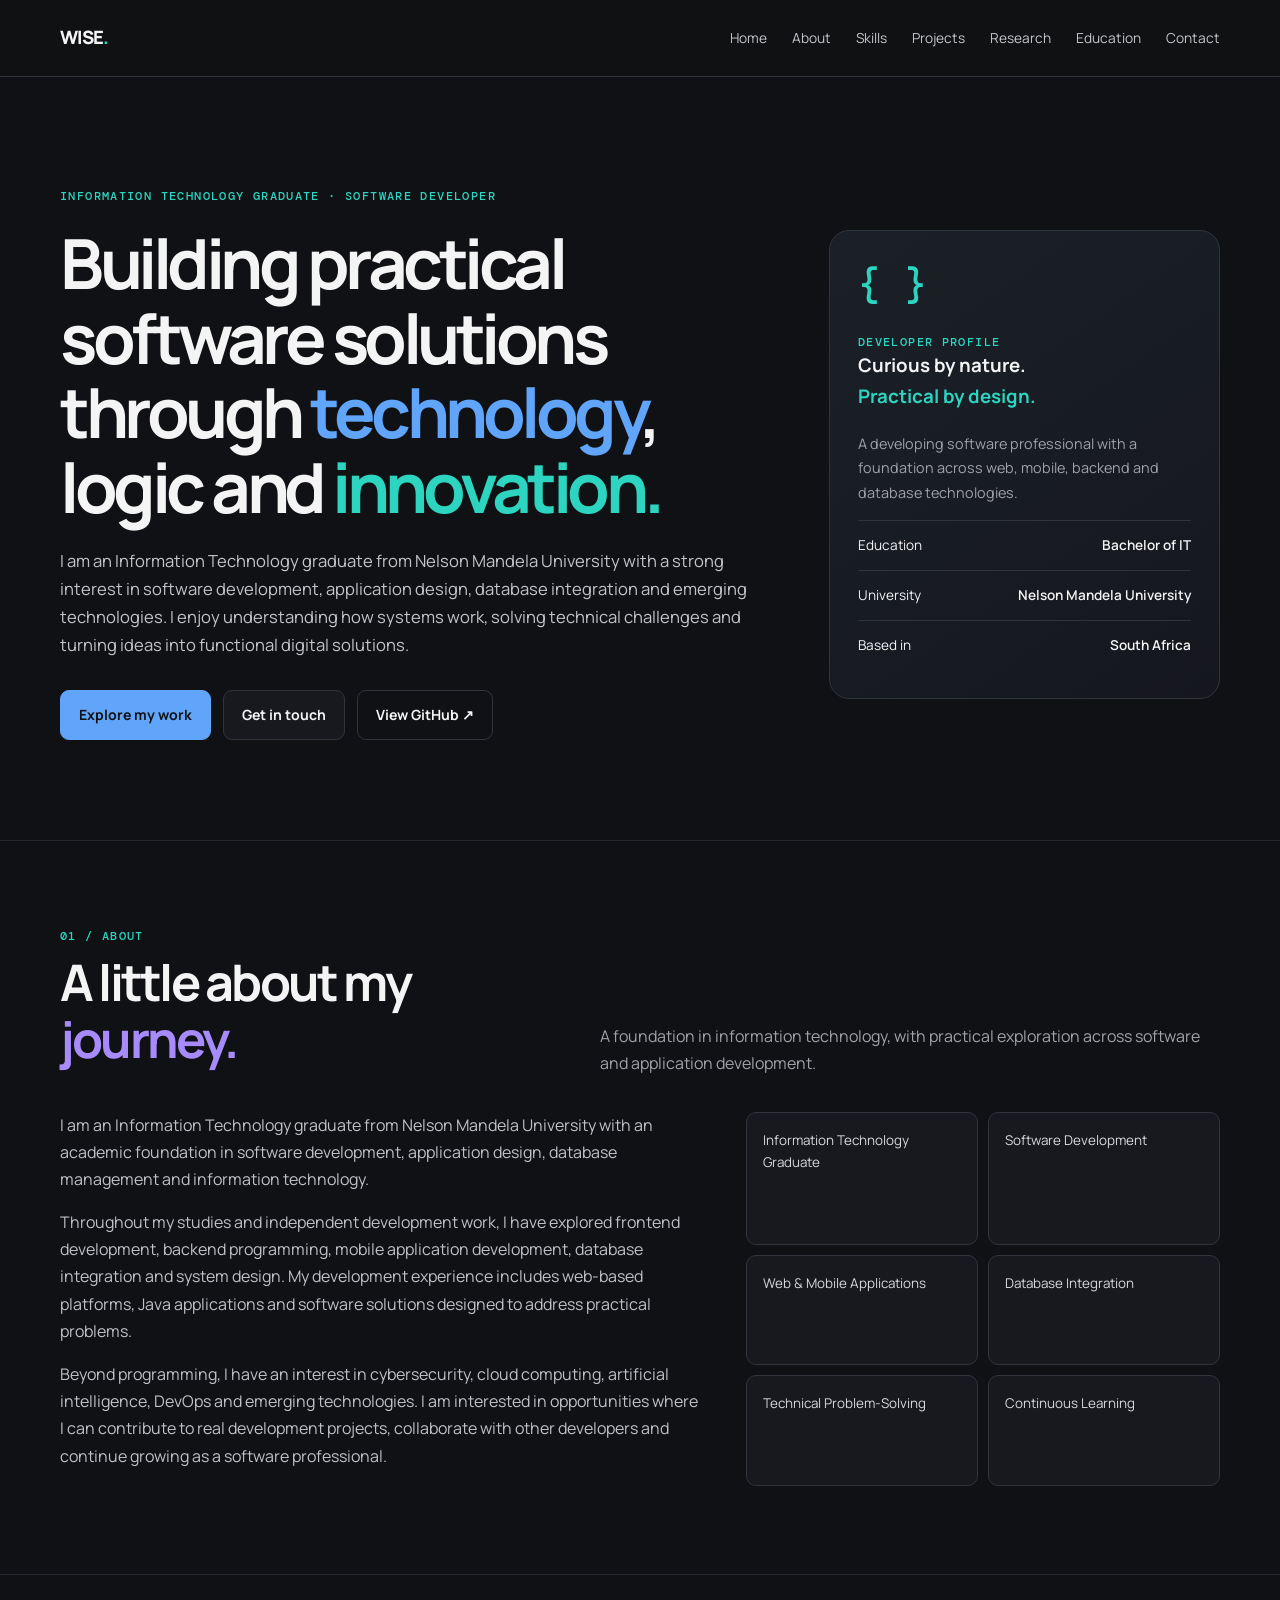
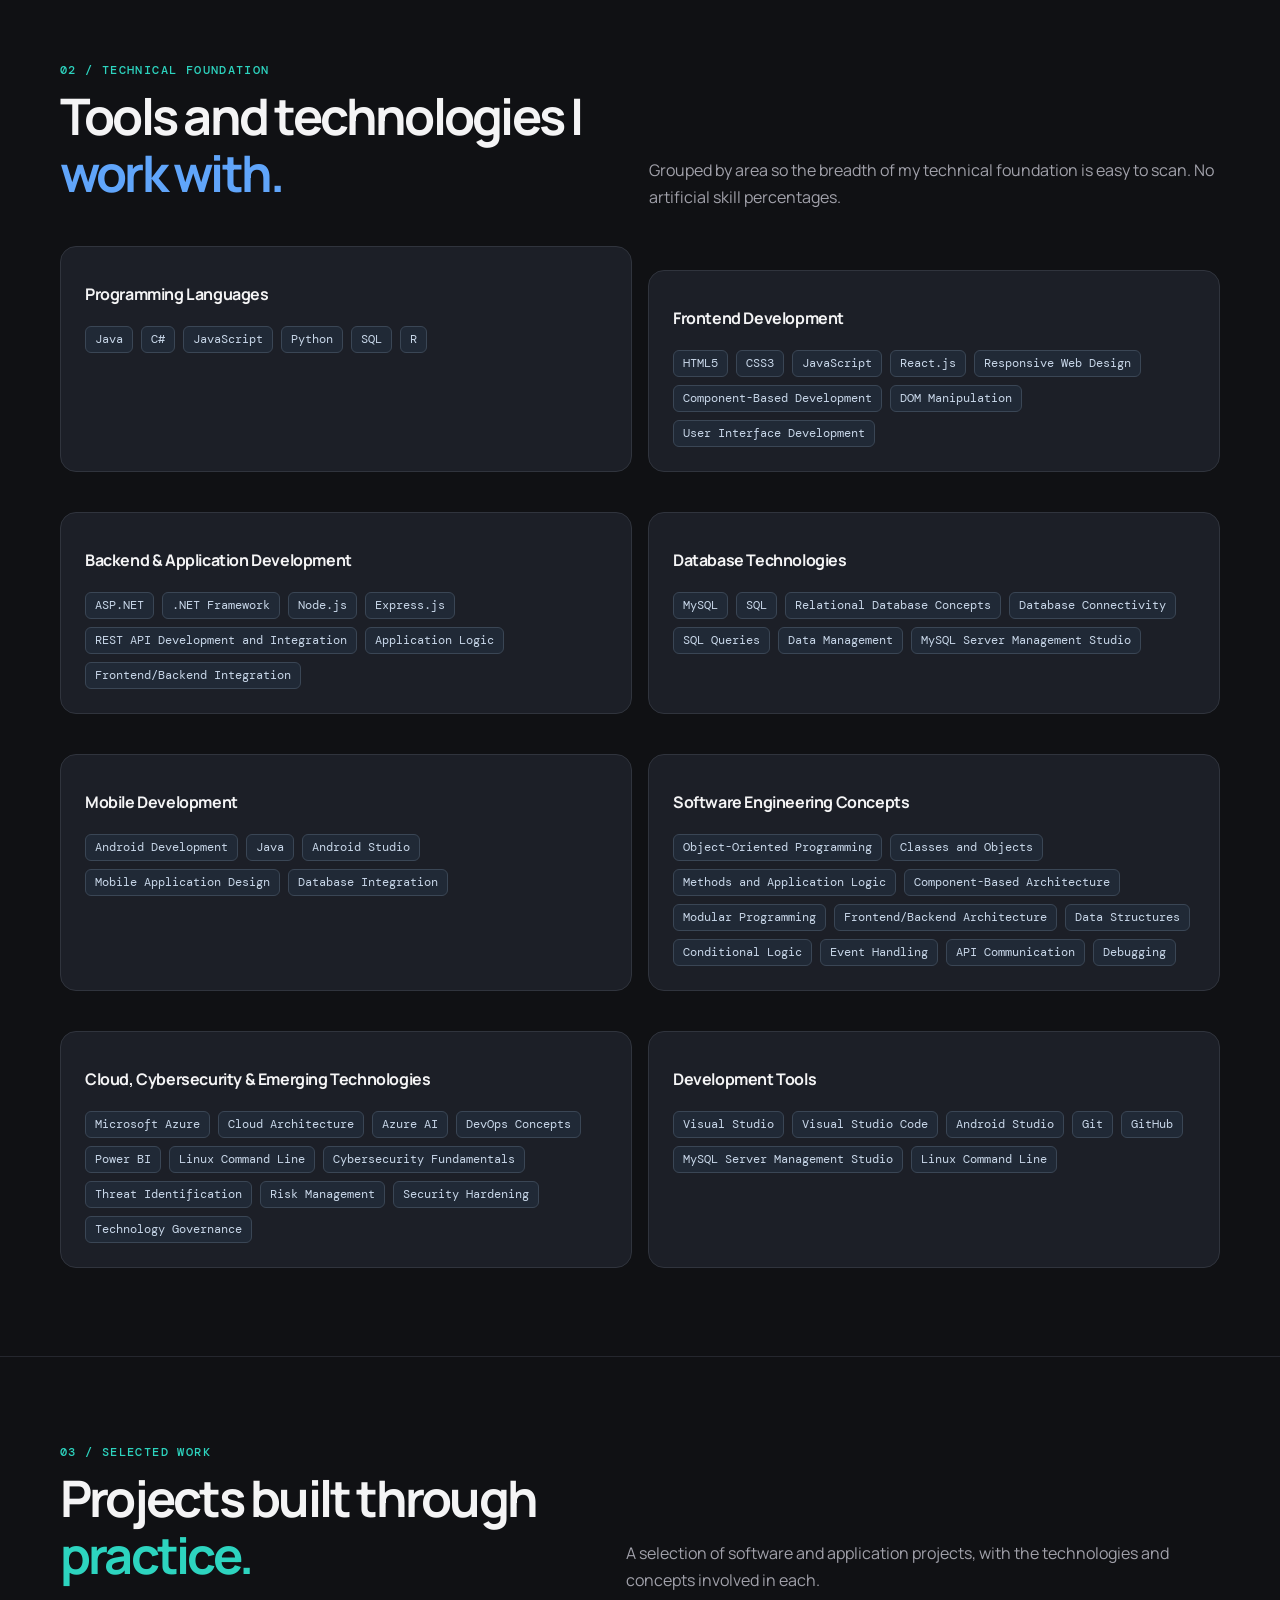
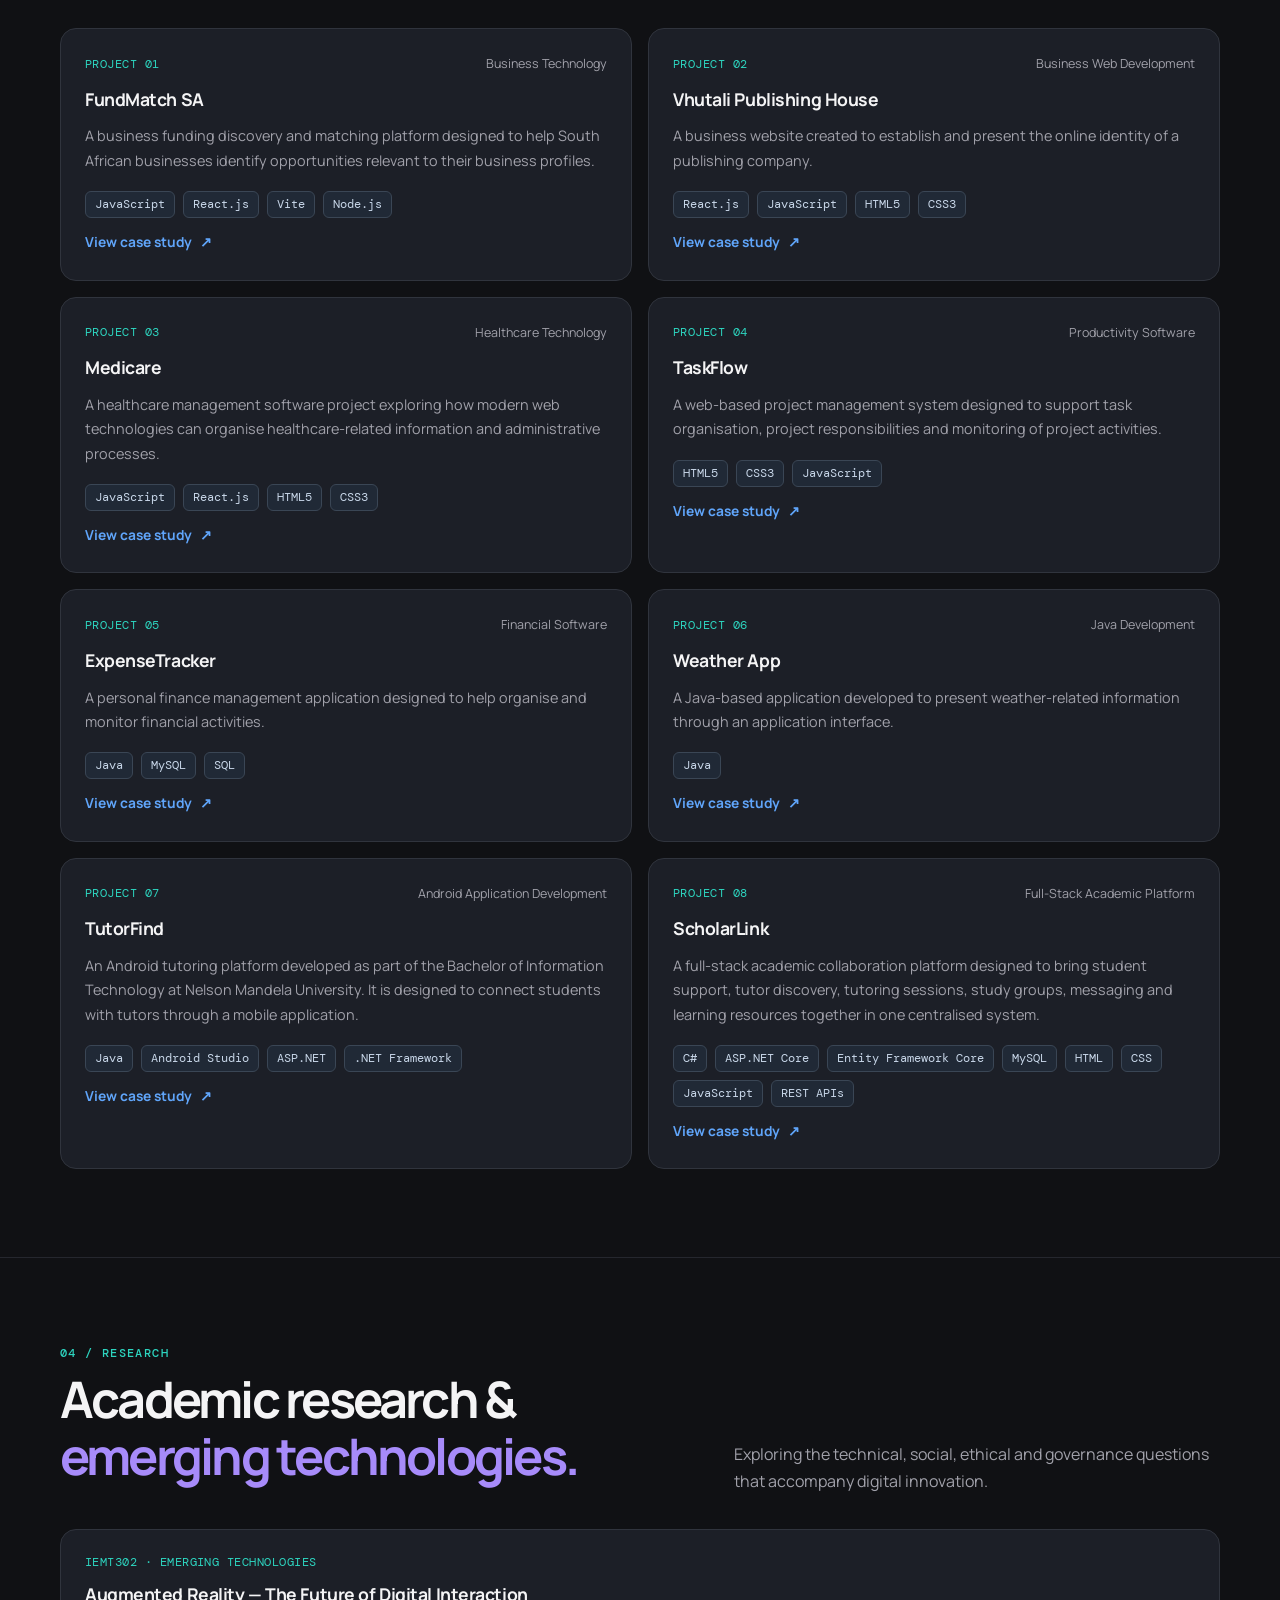
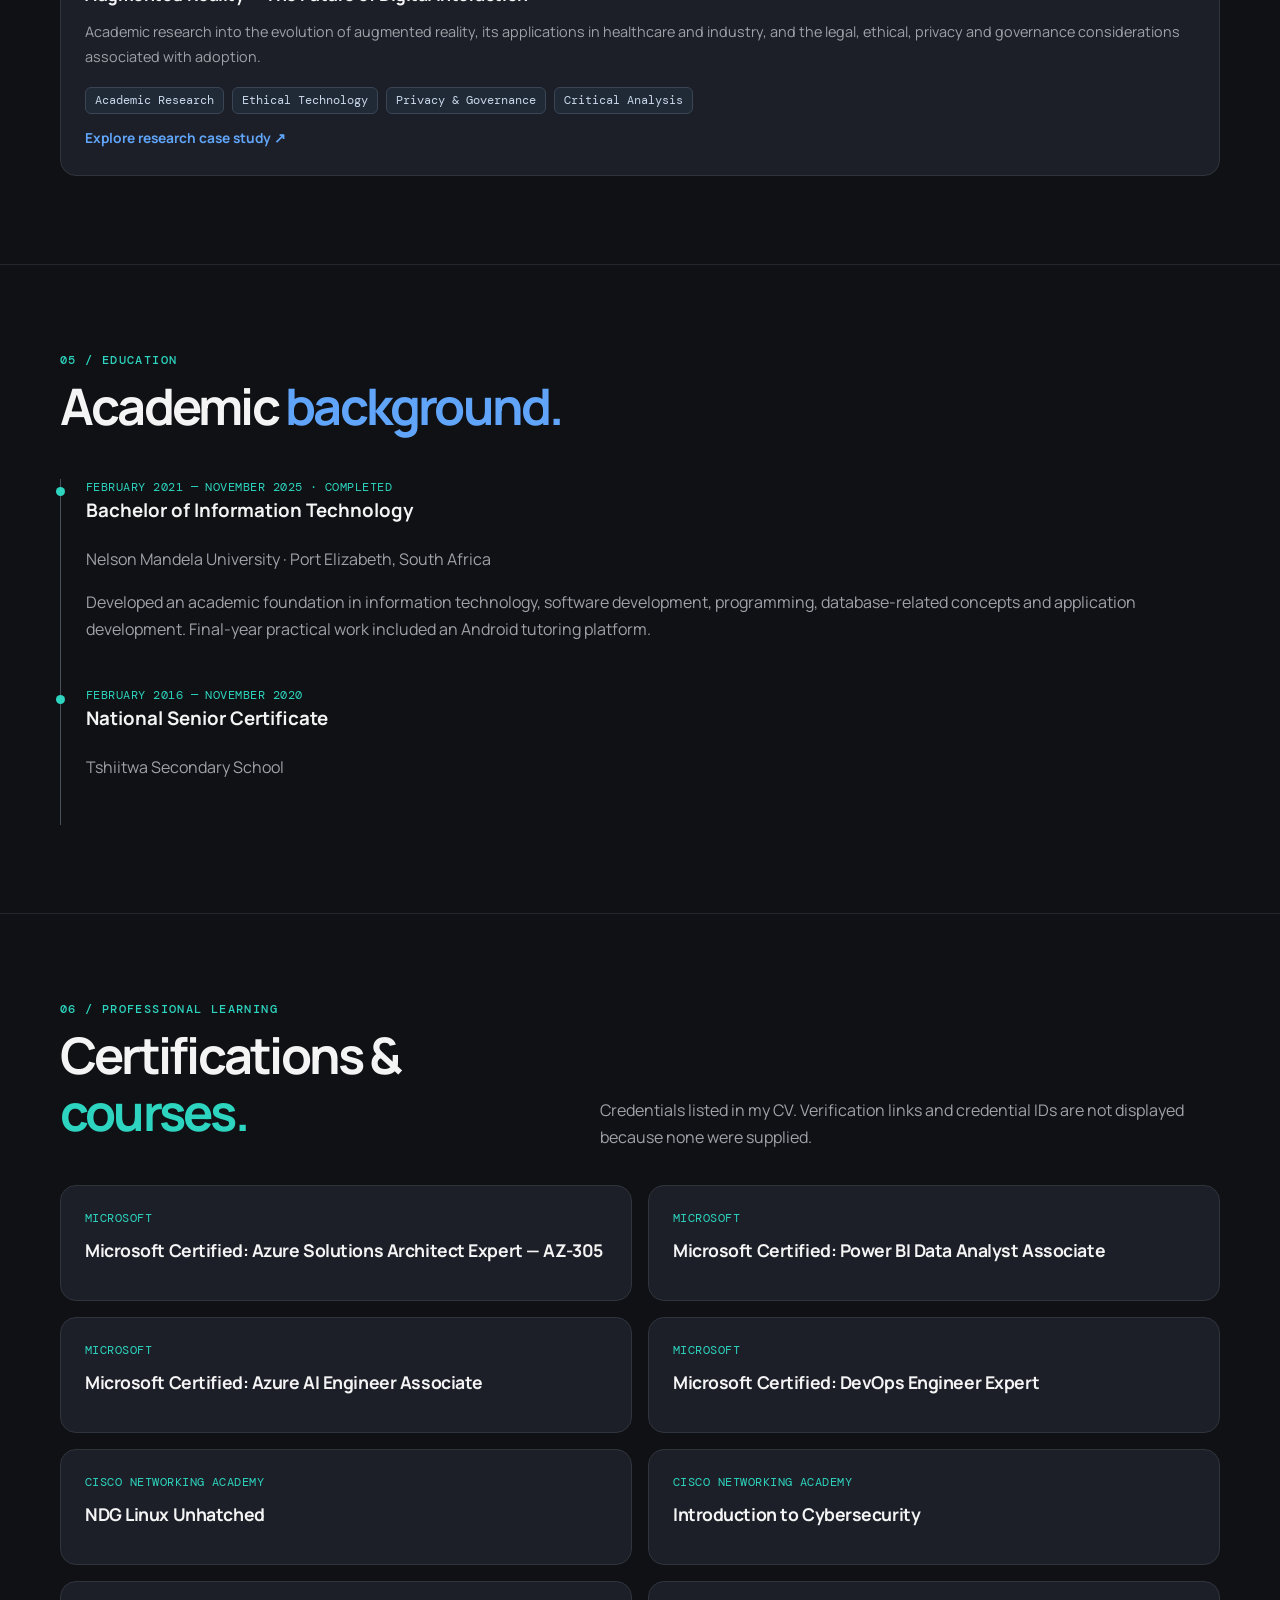
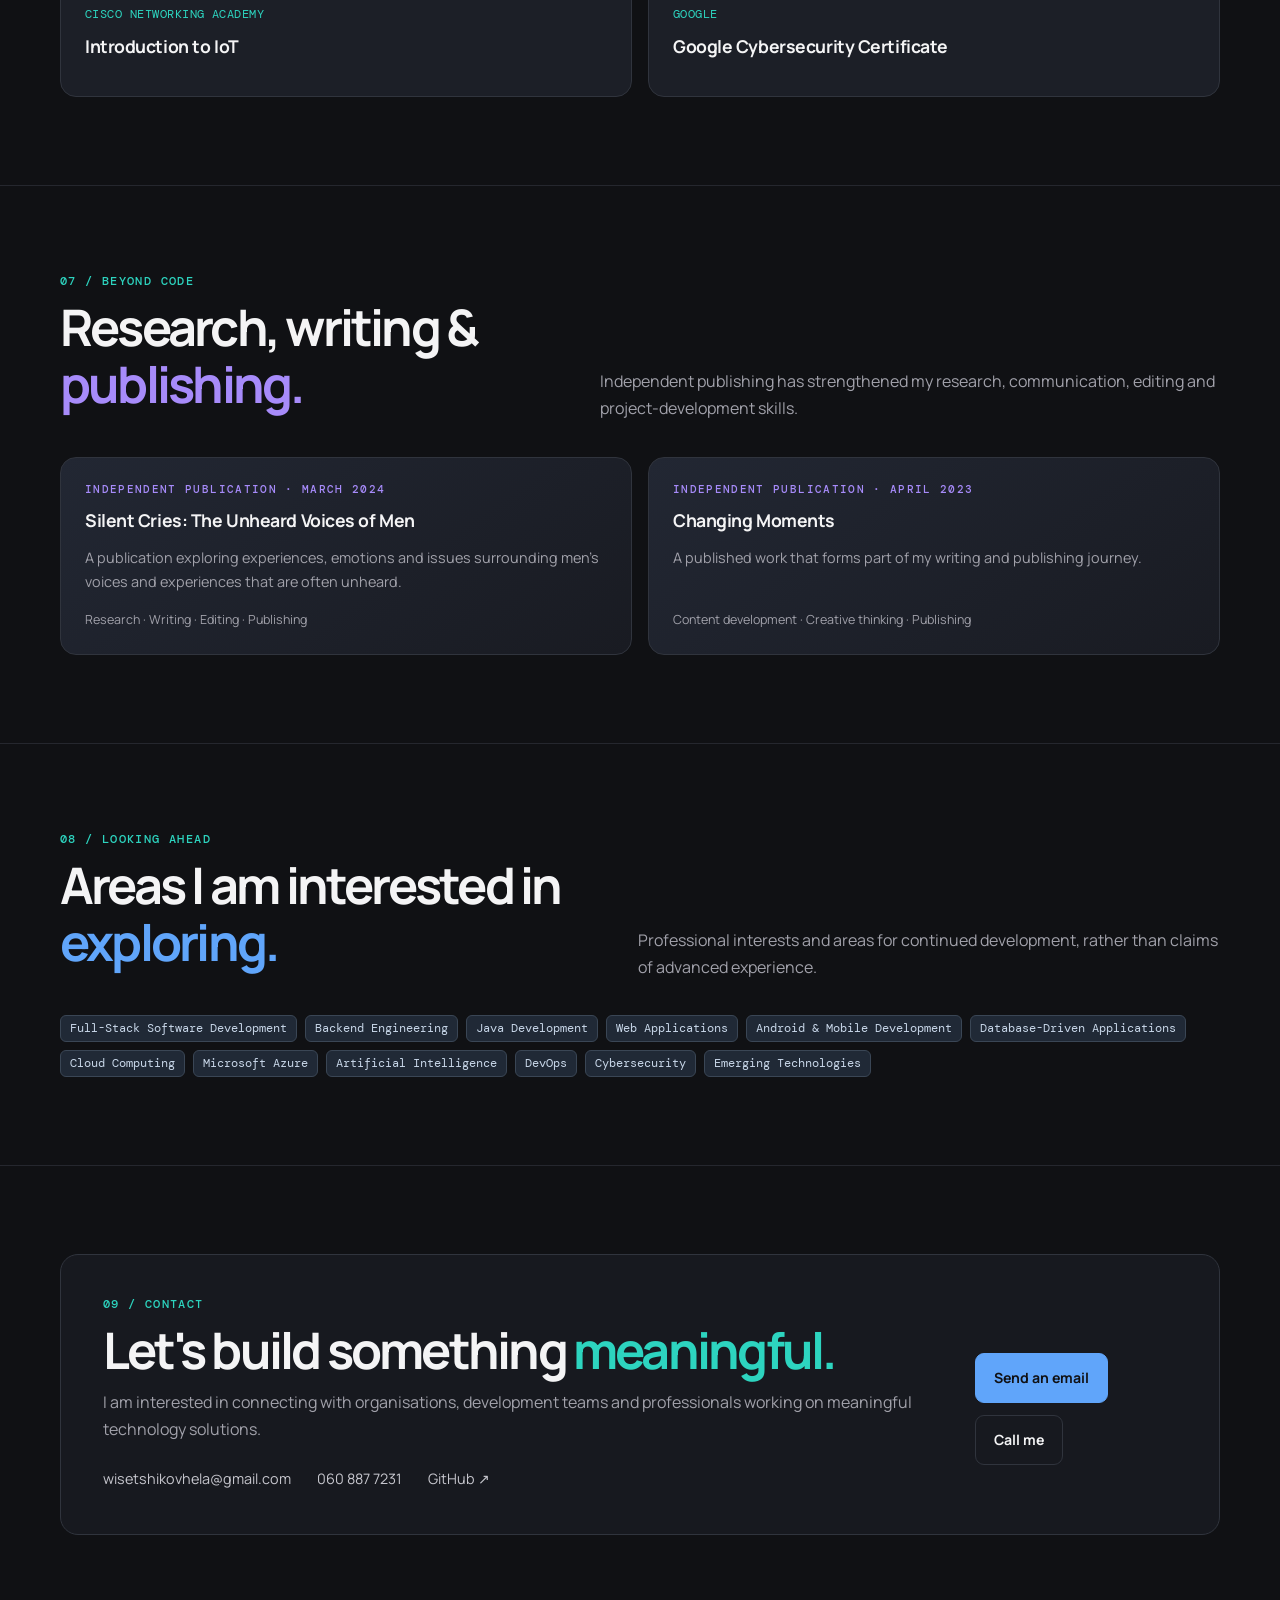
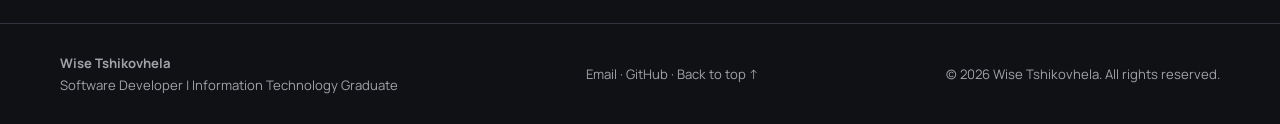
<file: index.html>
<!doctype html><html lang="en"><head><meta charset="utf-8"><meta name="viewport" content="width=device-width,initial-scale=1"><meta name="description" content="Portfolio of Wise Tshikovhela, Information Technology graduate and developing software professional."><meta property="og:title" content="Wise Tshikovhela | Software Developer Portfolio"><meta property="og:description" content="Portfolio of Wise Tshikovhela, Information Technology graduate and developing software professional."><meta property="og:type" content="website"><meta name="theme-color" content="#101114"><title>Wise Tshikovhela | Software Developer Portfolio</title><link rel="icon" href="assets/icons/favicon.svg" type="image/svg+xml"><link rel="stylesheet" href="css/style.css"></head><body id="top"><header class="site-header"><div class="wrap nav"><a class="brand" href="index.html">WISE<span>.</span></a><button class="menu-toggle" aria-label="Toggle navigation" aria-expanded="false">Menu</button><nav class="nav-links" aria-label="Main navigation"><a href="index.html">Home</a><a href="index.html#about">About</a><a href="index.html#skills">Skills</a><a href="index.html#projects">Projects</a><a href="index.html#research">Research</a><a href="index.html#education">Education</a><a href="index.html#contact">Contact</a></nav></div></header><main><section class="wrap hero"><div><div class="eyebrow">Information Technology Graduate <span>·</span> Software Developer</div><h1>Building practical software solutions through <span class="accent-blue">technology</span>, logic and <span class="accent-teal">innovation.</span></h1><p class="lead">I am an Information Technology graduate from Nelson Mandela University with a strong interest in software development, application design, database integration and emerging technologies. I enjoy understanding how systems work, solving technical challenges and turning ideas into functional digital solutions.</p><div class="actions"><a class="btn primary" href="#projects">Explore my work</a><a class="btn quiet" href="#contact">Get in touch</a><a class="btn" href="https://github.com/Wise231" target="_blank" rel="noopener">View GitHub ↗</a></div></div><aside class="hero-aside"><div class="eyebrow">Developer profile</div><h3>Curious by nature.<br><span class="accent-teal">Practical by design.</span></h3><p>A developing software professional with a foundation across web, mobile, backend and database technologies.</p><div class="statline"><span>Education</span><strong>Bachelor of IT</strong></div><div class="statline"><span>University</span><strong>Nelson Mandela University</strong></div><div class="statline"><span>Based in</span><strong>South Africa</strong></div></aside></section>
<section class="section" id="about"><div class="wrap"><div class="section-head"><div><div class="kicker">01 / About</div><h2>A little about my <span class="accent-purple">journey.</span></h2></div><p class="section-intro">A foundation in information technology, with practical exploration across software and application development.</p></div><div class="about-layout"><div class="about-copy"><p>I am an Information Technology graduate from Nelson Mandela University with an academic foundation in software development, application design, database management and information technology.</p><p>Throughout my studies and independent development work, I have explored frontend development, backend programming, mobile application development, database integration and system design. My development experience includes web-based platforms, Java applications and software solutions designed to address practical problems.</p><p>Beyond programming, I have an interest in cybersecurity, cloud computing, artificial intelligence, DevOps and emerging technologies. I am interested in opportunities where I can contribute to real development projects, collaborate with other developers and continue growing as a software professional.</p></div><div class="highlight-grid"><div class="highlight">Information Technology Graduate</div><div class="highlight">Software Development</div><div class="highlight">Web & Mobile Applications</div><div class="highlight">Database Integration</div><div class="highlight">Technical Problem-Solving</div><div class="highlight">Continuous Learning</div></div></div></div></section>
<section class="section" id="skills"><div class="wrap"><div class="section-head"><div><div class="kicker">02 / Technical foundation</div><h2>Tools and technologies I <span class="accent-blue">work with.</span></h2></div><p class="section-intro">Grouped by area so the breadth of my technical foundation is easy to scan. No artificial skill percentages.</p></div><div class="grid two"><article class="card skill-group"><h3>Programming Languages</h3><div class="tag-row"><span class="tag">Java</span><span class="tag">C#</span><span class="tag">JavaScript</span><span class="tag">Python</span><span class="tag">SQL</span><span class="tag">R</span></div></article><article class="card skill-group"><h3>Frontend Development</h3><div class="tag-row"><span class="tag">HTML5</span><span class="tag">CSS3</span><span class="tag">JavaScript</span><span class="tag">React.js</span><span class="tag">Responsive Web Design</span><span class="tag">Component-Based Development</span><span class="tag">DOM Manipulation</span><span class="tag">User Interface Development</span></div></article><article class="card skill-group"><h3>Backend & Application Development</h3><div class="tag-row"><span class="tag">ASP.NET</span><span class="tag">.NET Framework</span><span class="tag">Node.js</span><span class="tag">Express.js</span><span class="tag">REST API Development and Integration</span><span class="tag">Application Logic</span><span class="tag">Frontend/Backend Integration</span></div></article><article class="card skill-group"><h3>Database Technologies</h3><div class="tag-row"><span class="tag">MySQL</span><span class="tag">SQL</span><span class="tag">Relational Database Concepts</span><span class="tag">Database Connectivity</span><span class="tag">SQL Queries</span><span class="tag">Data Management</span><span class="tag">MySQL Server Management Studio</span></div></article><article class="card skill-group"><h3>Mobile Development</h3><div class="tag-row"><span class="tag">Android Development</span><span class="tag">Java</span><span class="tag">Android Studio</span><span class="tag">Mobile Application Design</span><span class="tag">Database Integration</span></div></article><article class="card skill-group"><h3>Software Engineering Concepts</h3><div class="tag-row"><span class="tag">Object-Oriented Programming</span><span class="tag">Classes and Objects</span><span class="tag">Methods and Application Logic</span><span class="tag">Component-Based Architecture</span><span class="tag">Modular Programming</span><span class="tag">Frontend/Backend Architecture</span><span class="tag">Data Structures</span><span class="tag">Conditional Logic</span><span class="tag">Event Handling</span><span class="tag">API Communication</span><span class="tag">Debugging</span></div></article><article class="card skill-group"><h3>Cloud, Cybersecurity & Emerging Technologies</h3><div class="tag-row"><span class="tag">Microsoft Azure</span><span class="tag">Cloud Architecture</span><span class="tag">Azure AI</span><span class="tag">DevOps Concepts</span><span class="tag">Power BI</span><span class="tag">Linux Command Line</span><span class="tag">Cybersecurity Fundamentals</span><span class="tag">Threat Identification</span><span class="tag">Risk Management</span><span class="tag">Security Hardening</span><span class="tag">Technology Governance</span></div></article><article class="card skill-group"><h3>Development Tools</h3><div class="tag-row"><span class="tag">Visual Studio</span><span class="tag">Visual Studio Code</span><span class="tag">Android Studio</span><span class="tag">Git</span><span class="tag">GitHub</span><span class="tag">MySQL Server Management Studio</span><span class="tag">Linux Command Line</span></div></article></div></div></section>
<section class="section" id="projects"><div class="wrap"><div class="section-head"><div><div class="kicker">03 / Selected work</div><h2>Projects built through <span class="accent-teal">practice.</span></h2></div><p class="section-intro">A selection of software and application projects, with the technologies and concepts involved in each.</p></div><div class="grid two"><article class="card"><div class="card-top"><span class="meta">PROJECT 01</span><span class="small-note">Business Technology</span></div><h3>FundMatch SA</h3><p>A business funding discovery and matching platform designed to help South African businesses identify opportunities relevant to their business profiles.</p><div class="tag-row"><span class="tag">JavaScript</span><span class="tag">React.js</span><span class="tag">Vite</span><span class="tag">Node.js</span></div><a class="text-link" href="projects/fundmatch.html">View case study <span>↗</span></a></article><article class="card"><div class="card-top"><span class="meta">PROJECT 02</span><span class="small-note">Business Web Development</span></div><h3>Vhutali Publishing House</h3><p>A business website created to establish and present the online identity of a publishing company.</p><div class="tag-row"><span class="tag">React.js</span><span class="tag">JavaScript</span><span class="tag">HTML5</span><span class="tag">CSS3</span></div><a class="text-link" href="projects/vhutali.html">View case study <span>↗</span></a></article><article class="card"><div class="card-top"><span class="meta">PROJECT 03</span><span class="small-note">Healthcare Technology</span></div><h3>Medicare</h3><p>A healthcare management software project exploring how modern web technologies can organise healthcare-related information and administrative processes.</p><div class="tag-row"><span class="tag">JavaScript</span><span class="tag">React.js</span><span class="tag">HTML5</span><span class="tag">CSS3</span></div><a class="text-link" href="projects/medicare.html">View case study <span>↗</span></a></article><article class="card"><div class="card-top"><span class="meta">PROJECT 04</span><span class="small-note">Productivity Software</span></div><h3>TaskFlow</h3><p>A web-based project management system designed to support task organisation, project responsibilities and monitoring of project activities.</p><div class="tag-row"><span class="tag">HTML5</span><span class="tag">CSS3</span><span class="tag">JavaScript</span></div><a class="text-link" href="projects/taskflow.html">View case study <span>↗</span></a></article><article class="card"><div class="card-top"><span class="meta">PROJECT 05</span><span class="small-note">Financial Software</span></div><h3>ExpenseTracker</h3><p>A personal finance management application designed to help organise and monitor financial activities.</p><div class="tag-row"><span class="tag">Java</span><span class="tag">MySQL</span><span class="tag">SQL</span></div><a class="text-link" href="projects/expensetracker.html">View case study <span>↗</span></a></article><article class="card"><div class="card-top"><span class="meta">PROJECT 06</span><span class="small-note">Java Development</span></div><h3>Weather App</h3><p>A Java-based application developed to present weather-related information through an application interface.</p><div class="tag-row"><span class="tag">Java</span></div><a class="text-link" href="projects/weather-app.html">View case study <span>↗</span></a></article><article class="card"><div class="card-top"><span class="meta">PROJECT 07</span><span class="small-note">Android Application Development</span></div><h3>TutorFind</h3><p>An Android tutoring platform developed as part of the Bachelor of Information Technology at Nelson Mandela University. It is designed to connect students with tutors through a mobile application.</p><div class="tag-row"><span class="tag">Java</span><span class="tag">Android Studio</span><span class="tag">ASP.NET</span><span class="tag">.NET Framework</span></div><a class="text-link" href="projects/tutorfind.html">View case study <span>↗</span></a></article>
<article class="card"><div class="card-top"><span class="meta">PROJECT 08</span><span class="small-note">Full-Stack Academic Platform</span></div><h3>ScholarLink</h3><p>A full-stack academic collaboration platform designed to bring student support, tutor discovery, tutoring sessions, study groups, messaging and learning resources together in one centralised system.</p><div class="tag-row"><span class="tag">C#</span><span class="tag">ASP.NET Core</span><span class="tag">Entity Framework Core</span><span class="tag">MySQL</span><span class="tag">HTML</span><span class="tag">CSS</span><span class="tag">JavaScript</span><span class="tag">REST APIs</span></div><a class="text-link" href="projects/ScholarLink.html">View case study <span>↗</span></a></article>
</div></div></section>
<section class="section" id="research"><div class="wrap"><div class="section-head"><div><div class="kicker">04 / Research</div><h2>Academic research & <span class="accent-purple">emerging technologies.</span></h2></div><p class="section-intro">Exploring the technical, social, ethical and governance questions that accompany digital innovation.</p></div><article class="card"><div class="meta">IEMT302 · EMERGING TECHNOLOGIES</div><h3>Augmented Reality — The Future of Digital Interaction</h3><p>Academic research into the evolution of augmented reality, its applications in healthcare and industry, and the legal, ethical, privacy and governance considerations associated with adoption.</p><div class="tag-row"><span class="tag">Academic Research</span><span class="tag">Ethical Technology</span><span class="tag">Privacy & Governance</span><span class="tag">Critical Analysis</span></div><a class="text-link" href="research/augmented-reality.html">Explore research case study ↗</a></article></div></section>
<section class="section" id="education"><div class="wrap"><div class="section-head"><div><div class="kicker">05 / Education</div><h2>Academic <span class="accent-blue">background.</span></h2></div></div><div class="timeline"><div class="timeline-item"><div class="meta">FEBRUARY 2021 — NOVEMBER 2025 · COMPLETED</div><h3>Bachelor of Information Technology</h3><p class="muted">Nelson Mandela University · Port Elizabeth, South Africa</p><p class="muted">Developed an academic foundation in information technology, software development, programming, database-related concepts and application development. Final-year practical work included an Android tutoring platform.</p></div><div class="timeline-item"><div class="meta">FEBRUARY 2016 — NOVEMBER 2020</div><h3>National Senior Certificate</h3><p class="muted">Tshiitwa Secondary School</p></div></div></div></section>
<section class="section" id="certifications"><div class="wrap"><div class="section-head"><div><div class="kicker">06 / Professional learning</div><h2>Certifications & <span class="accent-teal">courses.</span></h2></div><p class="section-intro">Credentials listed in my CV. Verification links and credential IDs are not displayed because none were supplied.</p></div><div class="grid two"><article class="card"><div class="meta">MICROSOFT</div><h3>Microsoft Certified: Azure Solutions Architect Expert — AZ-305</h3></article><article class="card"><div class="meta">MICROSOFT</div><h3>Microsoft Certified: Power BI Data Analyst Associate</h3></article><article class="card"><div class="meta">MICROSOFT</div><h3>Microsoft Certified: Azure AI Engineer Associate</h3></article><article class="card"><div class="meta">MICROSOFT</div><h3>Microsoft Certified: DevOps Engineer Expert</h3></article><article class="card"><div class="meta">CISCO NETWORKING ACADEMY</div><h3>NDG Linux Unhatched</h3></article><article class="card"><div class="meta">CISCO NETWORKING ACADEMY</div><h3>Introduction to Cybersecurity</h3></article><article class="card"><div class="meta">CISCO NETWORKING ACADEMY</div><h3>Introduction to IoT</h3></article><article class="card"><div class="meta">GOOGLE</div><h3>Google Cybersecurity Certificate</h3></article></div></div></section>
<section class="section" id="publications"><div class="wrap"><div class="section-head"><div><div class="kicker">07 / Beyond code</div><h2>Research, writing & <span class="accent-purple">publishing.</span></h2></div><p class="section-intro">Independent publishing has strengthened my research, communication, editing and project-development skills.</p></div><div class="grid two"><article class="card book-card"><div><div class="book-mark">INDEPENDENT PUBLICATION · MARCH 2024</div><h3>Silent Cries: The Unheard Voices of Men</h3><p>A publication exploring experiences, emotions and issues surrounding men's voices and experiences that are often unheard.</p></div><span class="small-note">Research · Writing · Editing · Publishing</span></article><article class="card book-card"><div><div class="book-mark">INDEPENDENT PUBLICATION · APRIL 2023</div><h3>Changing Moments</h3><p>A published work that forms part of my writing and publishing journey.</p></div><span class="small-note">Content development · Creative thinking · Publishing</span></article></div></div></section>
<section class="section" id="interests"><div class="wrap"><div class="section-head"><div><div class="kicker">08 / Looking ahead</div><h2>Areas I am interested in <span class="accent-blue">exploring.</span></h2></div><p class="section-intro">Professional interests and areas for continued development, rather than claims of advanced experience.</p></div><div class="tag-row"><span class="tag">Full-Stack Software Development</span><span class="tag">Backend Engineering</span><span class="tag">Java Development</span><span class="tag">Web Applications</span><span class="tag">Android & Mobile Development</span><span class="tag">Database-Driven Applications</span><span class="tag">Cloud Computing</span><span class="tag">Microsoft Azure</span><span class="tag">Artificial Intelligence</span><span class="tag">DevOps</span><span class="tag">Cybersecurity</span><span class="tag">Emerging Technologies</span></div></div></section>
<section class="section" id="contact"><div class="wrap"><div class="contact-panel"><div><div class="kicker">09 / Contact</div><h2>Let's build something <span class="accent-teal">meaningful.</span></h2><p class="muted">I am interested in connecting with organisations, development teams and professionals working on meaningful technology solutions.</p><div class="contact-details"><a href="mailto:wisetshikovhela@gmail.com">wisetshikovhela@gmail.com</a><a href="tel:+27608877231">060 887 7231</a><a href="https://github.com/Wise231" target="_blank" rel="noopener">GitHub ↗</a></div></div><div class="actions"><a class="btn primary" href="mailto:wisetshikovhela@gmail.com">Send an email</a><a class="btn" href="tel:+27608877231">Call me</a></div></div></div></section></main><footer class="site-footer"><div class="wrap footer-inner"><div><strong>Wise Tshikovhela</strong><br>Software Developer | Information Technology Graduate</div><div><a href="mailto:wisetshikovhela@gmail.com">Email</a> · <a href="https://github.com/Wise231" target="_blank" rel="noopener">GitHub</a> · <a href="#top">Back to top ↑</a></div><div>© <span data-year>2026</span> Wise Tshikovhela. All rights reserved.</div></div></footer><script src="js/main.js"></script></body></html>
</file>
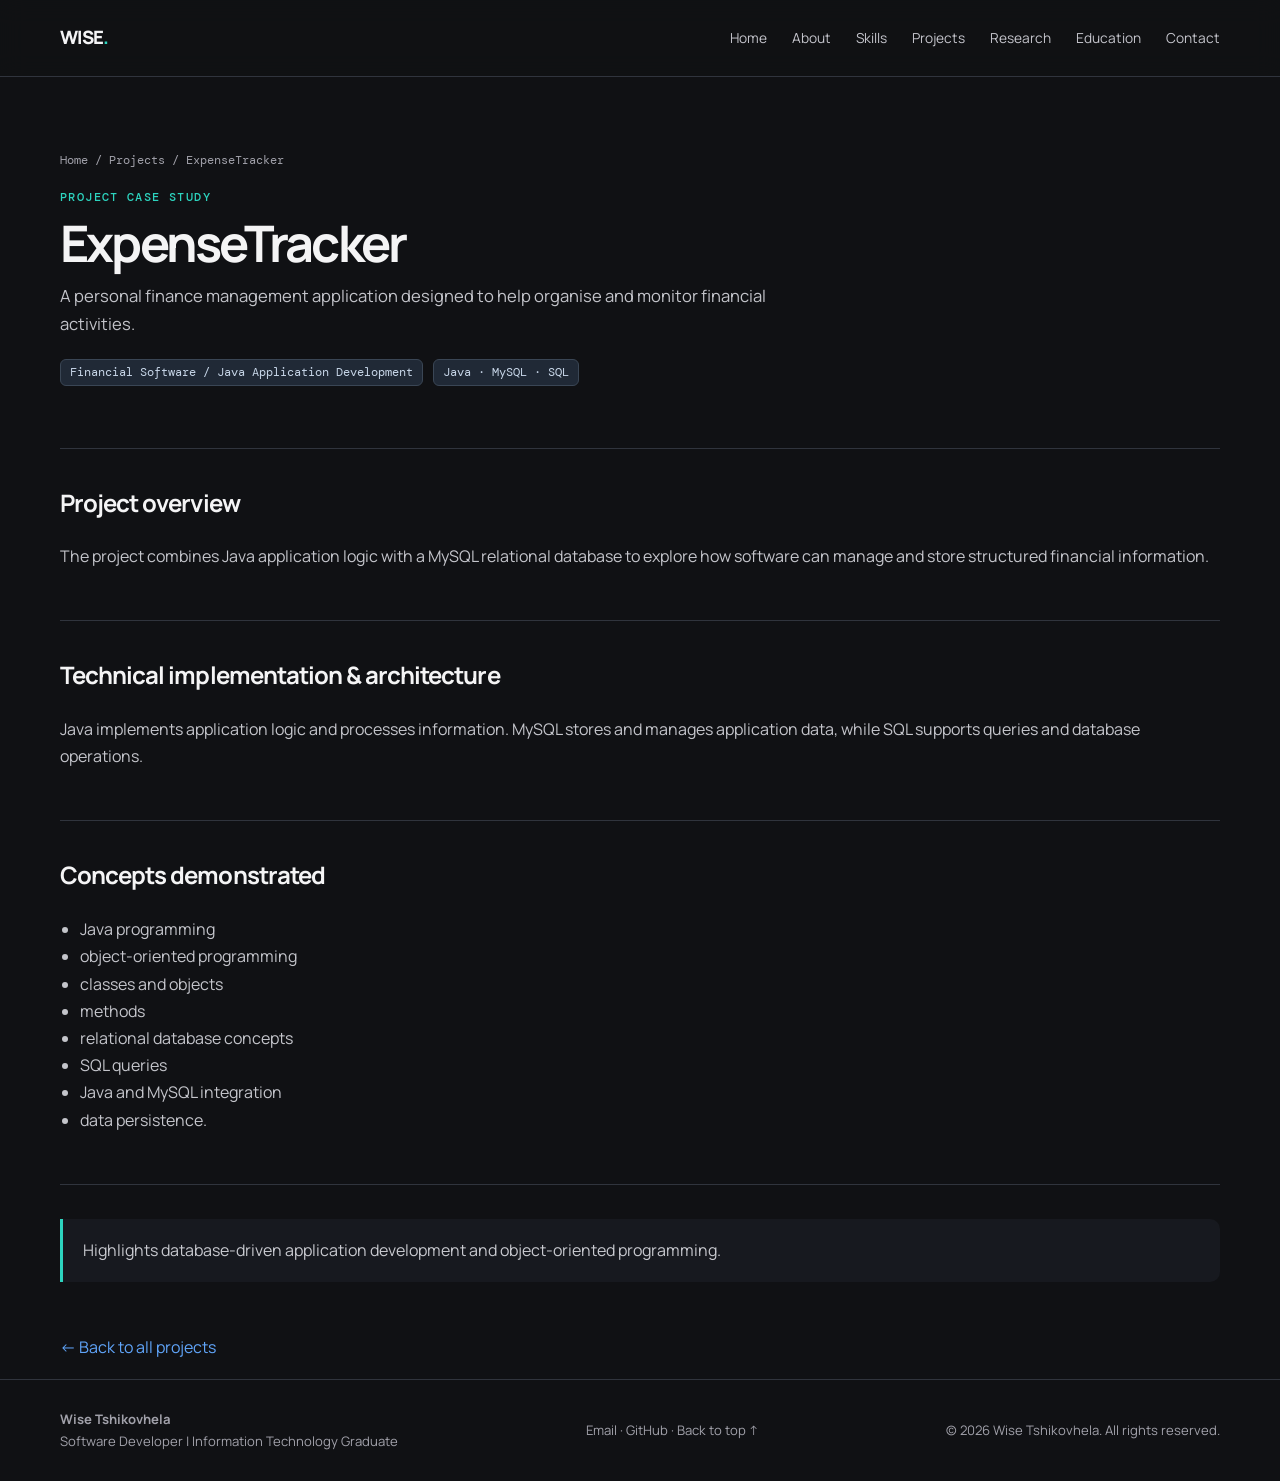
<file: projects/expensetracker.html>
<!doctype html><html lang="en"><head><meta charset="utf-8"><meta name="viewport" content="width=device-width,initial-scale=1"><meta name="description" content="Project case study: A personal finance management application designed to help organise and monitor financial activities."><meta property="og:title" content="ExpenseTracker | Wise Tshikovhela"><meta property="og:description" content="Project case study: A personal finance management application designed to help organise and monitor financial activities."><meta property="og:type" content="website"><meta name="theme-color" content="#101114"><title>ExpenseTracker | Wise Tshikovhela</title><link rel="icon" href="../assets/icons/favicon.svg" type="image/svg+xml"><link rel="stylesheet" href="../css/style.css"></head><body id="top"><header class="site-header"><div class="wrap nav"><a class="brand" href="../index.html">WISE<span>.</span></a><button class="menu-toggle" aria-label="Toggle navigation" aria-expanded="false">Menu</button><nav class="nav-links" aria-label="Main navigation"><a href="../index.html">Home</a><a href="../index.html#about">About</a><a href="../index.html#skills">Skills</a><a href="../index.html#projects">Projects</a><a href="../index.html#research">Research</a><a href="../index.html#education">Education</a><a href="../index.html#contact">Contact</a></nav></div></header><main class="wrap"><section class="page-hero"><div class="breadcrumbs"><a href="../index.html">Home</a> / <a href="../index.html#projects">Projects</a> / ExpenseTracker</div><div class="kicker">Project case study</div><h1 class="page-title">ExpenseTracker</h1><p class="lead">A personal finance management application designed to help organise and monitor financial activities.</p><div class="case-meta"><span class="tag">Financial Software / Java Application Development</span><span class="tag">Java · MySQL · SQL</span></div></section><section class="case-section"><h2>Project overview</h2><p>The project combines Java application logic with a MySQL relational database to explore how software can manage and store structured financial information.</p></section><section class="case-section"><h2>Technical implementation & architecture</h2><p>Java implements application logic and processes information. MySQL stores and manages application data, while SQL supports queries and database operations.</p></section><section class="case-section"><h2>Concepts demonstrated</h2><ul><li>Java programming</li><li>object-oriented programming</li><li>classes and objects</li><li>methods</li><li>relational database concepts</li><li>SQL queries</li><li>Java and MySQL integration</li><li>data persistence.</li></ul></section><section class="case-section"><div class="callout">Highlights database-driven application development and object-oriented programming.</div></section><a class="back-link" href="../index.html#projects">← Back to all projects</a></main><footer class="site-footer"><div class="wrap footer-inner"><div><strong>Wise Tshikovhela</strong><br>Software Developer | Information Technology Graduate</div><div><a href="mailto:wisetshikovhela@gmail.com">Email</a> · <a href="https://github.com/Wise231" target="_blank" rel="noopener">GitHub</a> · <a href="#top">Back to top ↑</a></div><div>© <span data-year>2026</span> Wise Tshikovhela. All rights reserved.</div></div></footer><script src="../js/main.js"></script></body></html>
</file>
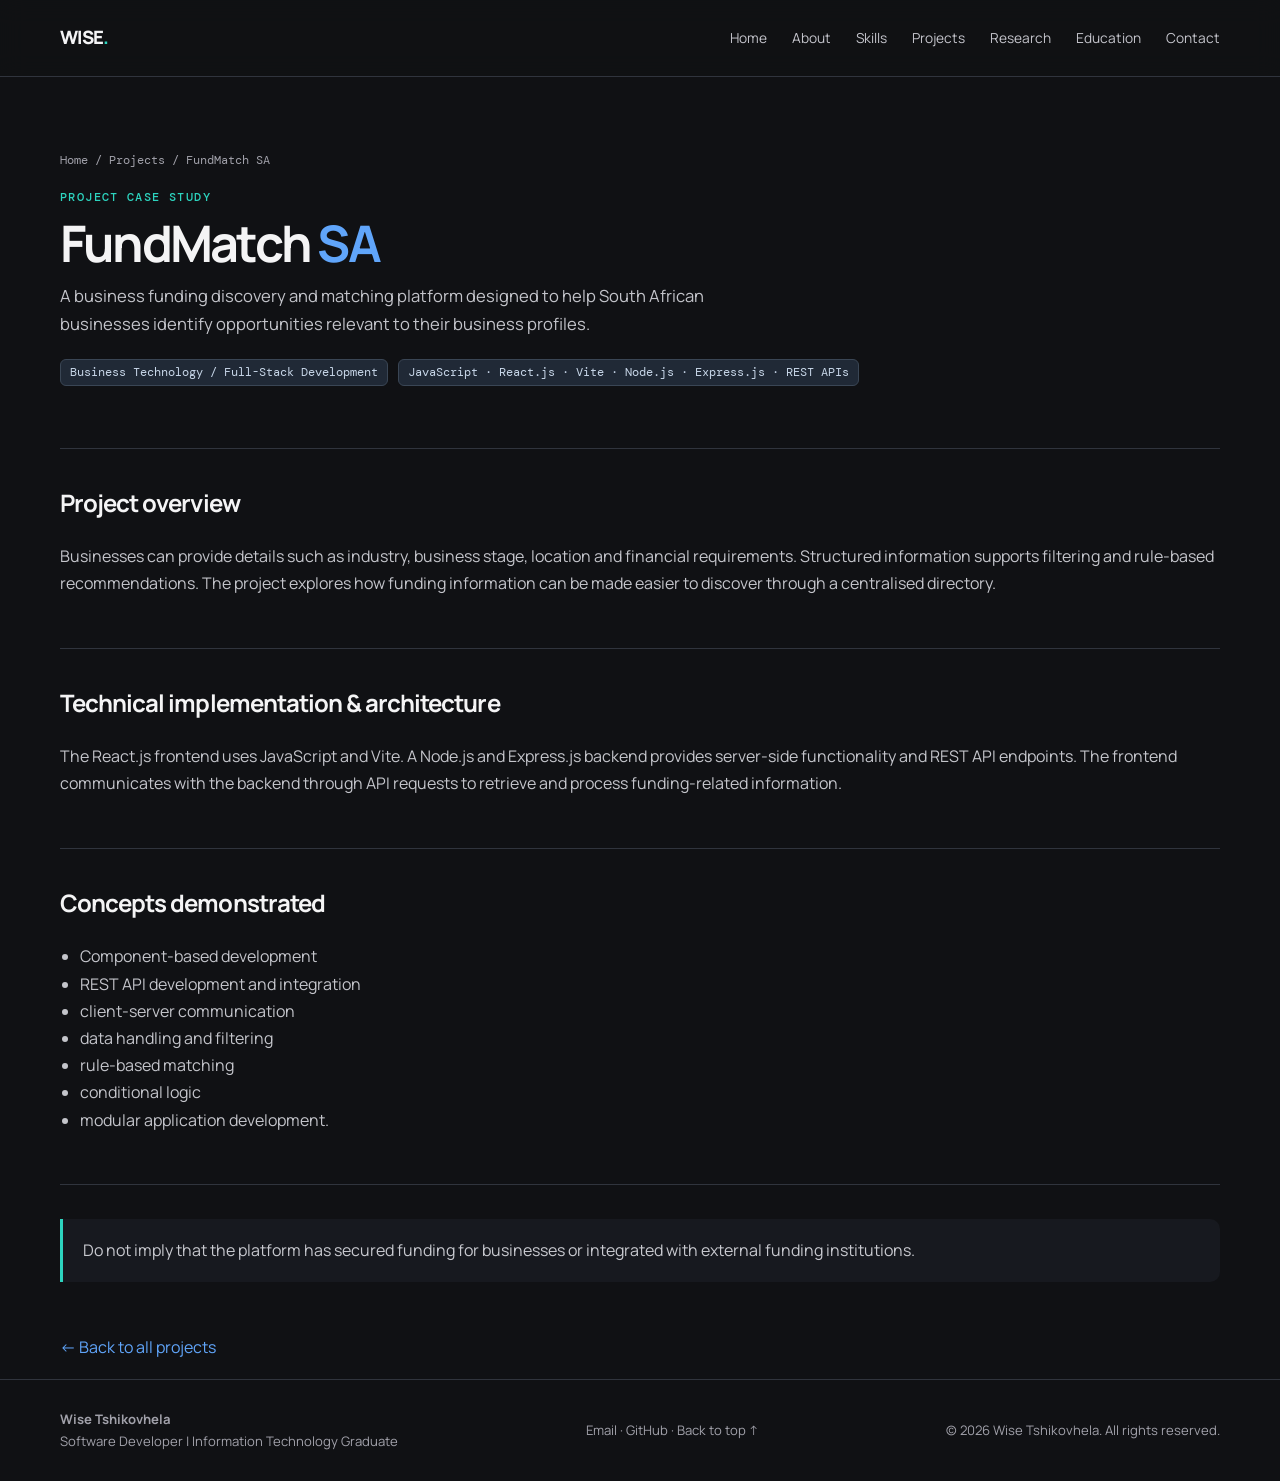
<file: projects/fundmatch.html>
<!doctype html><html lang="en"><head><meta charset="utf-8"><meta name="viewport" content="width=device-width,initial-scale=1"><meta name="description" content="Project case study: A business funding discovery and matching platform designed to help South African businesses identify opportunities relevant to their business profiles."><meta property="og:title" content="FundMatch SA | Wise Tshikovhela"><meta property="og:description" content="Project case study: A business funding discovery and matching platform designed to help South African businesses identify opportunities relevant to their business profiles."><meta property="og:type" content="website"><meta name="theme-color" content="#101114"><title>FundMatch SA | Wise Tshikovhela</title><link rel="icon" href="../assets/icons/favicon.svg" type="image/svg+xml"><link rel="stylesheet" href="../css/style.css"></head><body id="top"><header class="site-header"><div class="wrap nav"><a class="brand" href="../index.html">WISE<span>.</span></a><button class="menu-toggle" aria-label="Toggle navigation" aria-expanded="false">Menu</button><nav class="nav-links" aria-label="Main navigation"><a href="../index.html">Home</a><a href="../index.html#about">About</a><a href="../index.html#skills">Skills</a><a href="../index.html#projects">Projects</a><a href="../index.html#research">Research</a><a href="../index.html#education">Education</a><a href="../index.html#contact">Contact</a></nav></div></header><main class="wrap"><section class="page-hero"><div class="breadcrumbs"><a href="../index.html">Home</a> / <a href="../index.html#projects">Projects</a> / FundMatch SA</div><div class="kicker">Project case study</div><h1 class="page-title">FundMatch <span class="accent-blue">SA</h1><p class="lead">A business funding discovery and matching platform designed to help South African businesses identify opportunities relevant to their business profiles.</p><div class="case-meta"><span class="tag">Business Technology / Full-Stack Development</span><span class="tag">JavaScript · React.js · Vite · Node.js · Express.js · REST APIs</span></div></section><section class="case-section"><h2>Project overview</h2><p>Businesses can provide details such as industry, business stage, location and financial requirements. Structured information supports filtering and rule-based recommendations. The project explores how funding information can be made easier to discover through a centralised directory.</p></section><section class="case-section"><h2>Technical implementation & architecture</h2><p>The React.js frontend uses JavaScript and Vite. A Node.js and Express.js backend provides server-side functionality and REST API endpoints. The frontend communicates with the backend through API requests to retrieve and process funding-related information.</p></section><section class="case-section"><h2>Concepts demonstrated</h2><ul><li>Component-based development</li><li>REST API development and integration</li><li>client-server communication</li><li>data handling and filtering</li><li>rule-based matching</li><li>conditional logic</li><li>modular application development.</li></ul></section><section class="case-section"><div class="callout">Do not imply that the platform has secured funding for businesses or integrated with external funding institutions.</div></section><a class="back-link" href="../index.html#projects">← Back to all projects</a></main><footer class="site-footer"><div class="wrap footer-inner"><div><strong>Wise Tshikovhela</strong><br>Software Developer | Information Technology Graduate</div><div><a href="mailto:wisetshikovhela@gmail.com">Email</a> · <a href="https://github.com/Wise231" target="_blank" rel="noopener">GitHub</a> · <a href="#top">Back to top ↑</a></div><div>© <span data-year>2026</span> Wise Tshikovhela. All rights reserved.</div></div></footer><script src="../js/main.js"></script></body></html>
</file>
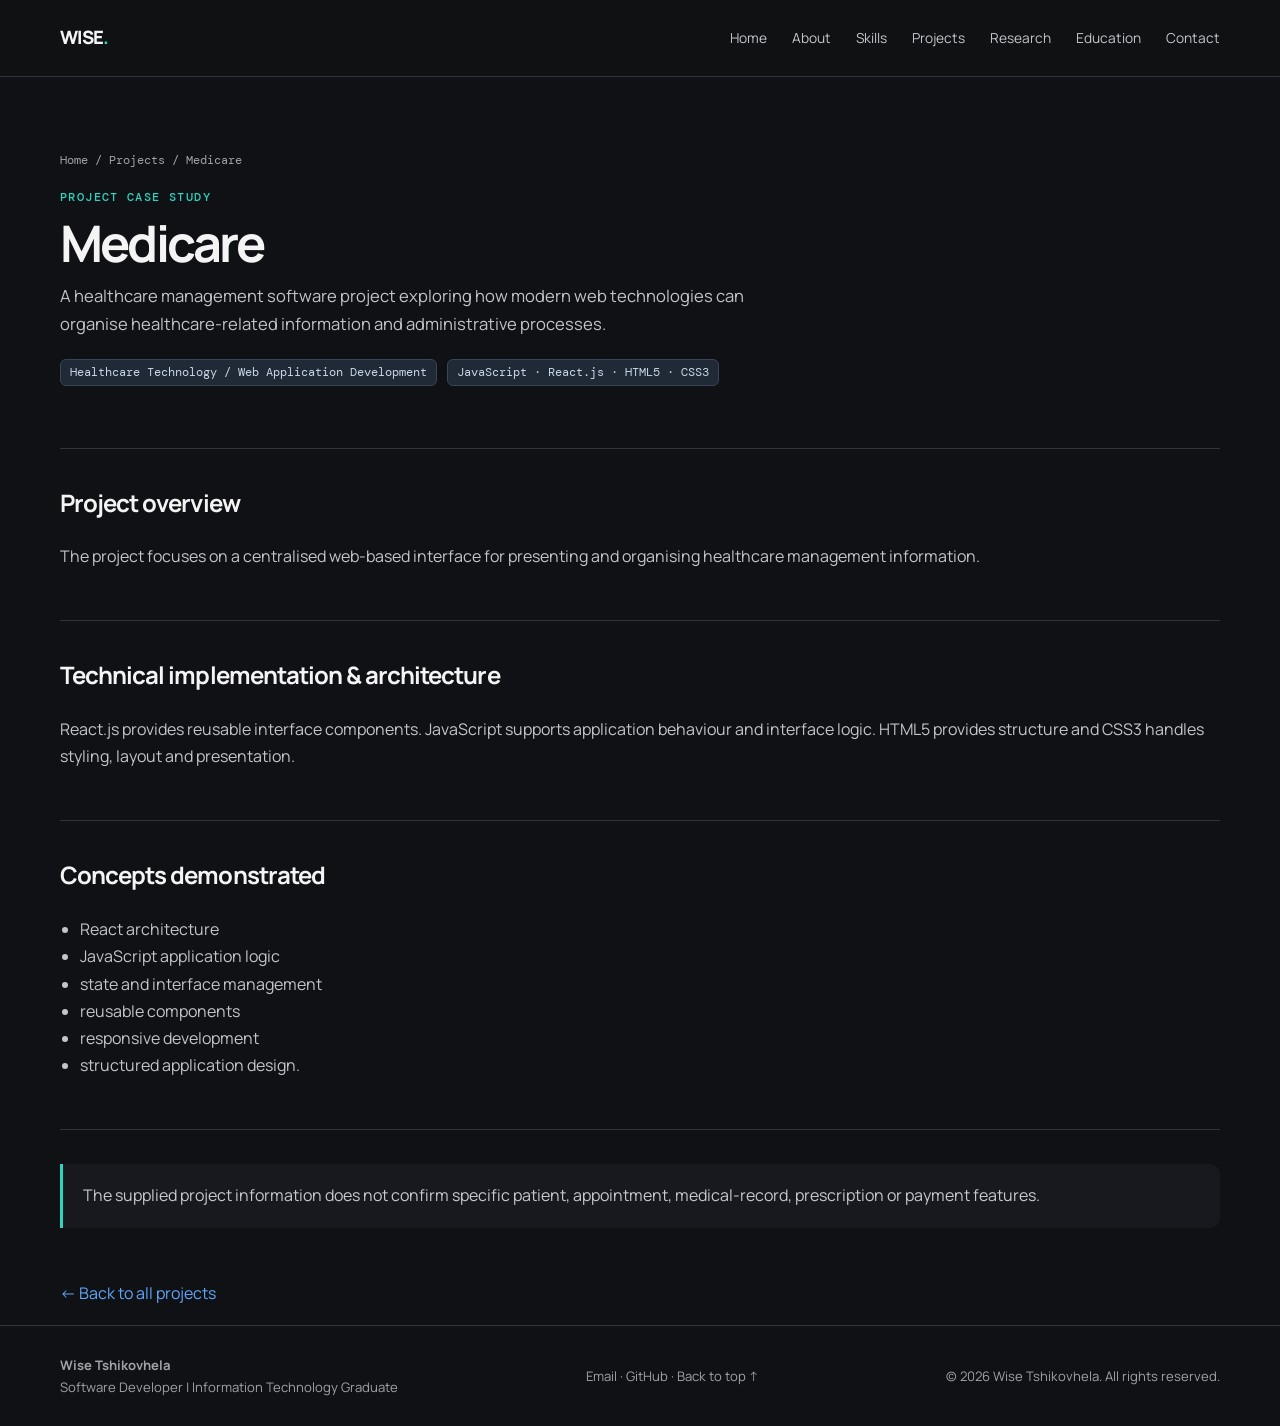
<file: projects/medicare.html>
<!doctype html><html lang="en"><head><meta charset="utf-8"><meta name="viewport" content="width=device-width,initial-scale=1"><meta name="description" content="Project case study: A healthcare management software project exploring how modern web technologies can organise healthcare-related information and administrative processes."><meta property="og:title" content="Medicare | Wise Tshikovhela"><meta property="og:description" content="Project case study: A healthcare management software project exploring how modern web technologies can organise healthcare-related information and administrative processes."><meta property="og:type" content="website"><meta name="theme-color" content="#101114"><title>Medicare | Wise Tshikovhela</title><link rel="icon" href="../assets/icons/favicon.svg" type="image/svg+xml"><link rel="stylesheet" href="../css/style.css"></head><body id="top"><header class="site-header"><div class="wrap nav"><a class="brand" href="../index.html">WISE<span>.</span></a><button class="menu-toggle" aria-label="Toggle navigation" aria-expanded="false">Menu</button><nav class="nav-links" aria-label="Main navigation"><a href="../index.html">Home</a><a href="../index.html#about">About</a><a href="../index.html#skills">Skills</a><a href="../index.html#projects">Projects</a><a href="../index.html#research">Research</a><a href="../index.html#education">Education</a><a href="../index.html#contact">Contact</a></nav></div></header><main class="wrap"><section class="page-hero"><div class="breadcrumbs"><a href="../index.html">Home</a> / <a href="../index.html#projects">Projects</a> / Medicare</div><div class="kicker">Project case study</div><h1 class="page-title">Medicare</h1><p class="lead">A healthcare management software project exploring how modern web technologies can organise healthcare-related information and administrative processes.</p><div class="case-meta"><span class="tag">Healthcare Technology / Web Application Development</span><span class="tag">JavaScript · React.js · HTML5 · CSS3</span></div></section><section class="case-section"><h2>Project overview</h2><p>The project focuses on a centralised web-based interface for presenting and organising healthcare management information.</p></section><section class="case-section"><h2>Technical implementation & architecture</h2><p>React.js provides reusable interface components. JavaScript supports application behaviour and interface logic. HTML5 provides structure and CSS3 handles styling, layout and presentation.</p></section><section class="case-section"><h2>Concepts demonstrated</h2><ul><li>React architecture</li><li>JavaScript application logic</li><li>state and interface management</li><li>reusable components</li><li>responsive development</li><li>structured application design.</li></ul></section><section class="case-section"><div class="callout">The supplied project information does not confirm specific patient, appointment, medical-record, prescription or payment features.</div></section><a class="back-link" href="../index.html#projects">← Back to all projects</a></main><footer class="site-footer"><div class="wrap footer-inner"><div><strong>Wise Tshikovhela</strong><br>Software Developer | Information Technology Graduate</div><div><a href="mailto:wisetshikovhela@gmail.com">Email</a> · <a href="https://github.com/Wise231" target="_blank" rel="noopener">GitHub</a> · <a href="#top">Back to top ↑</a></div><div>© <span data-year>2026</span> Wise Tshikovhela. All rights reserved.</div></div></footer><script src="../js/main.js"></script></body></html>
</file>
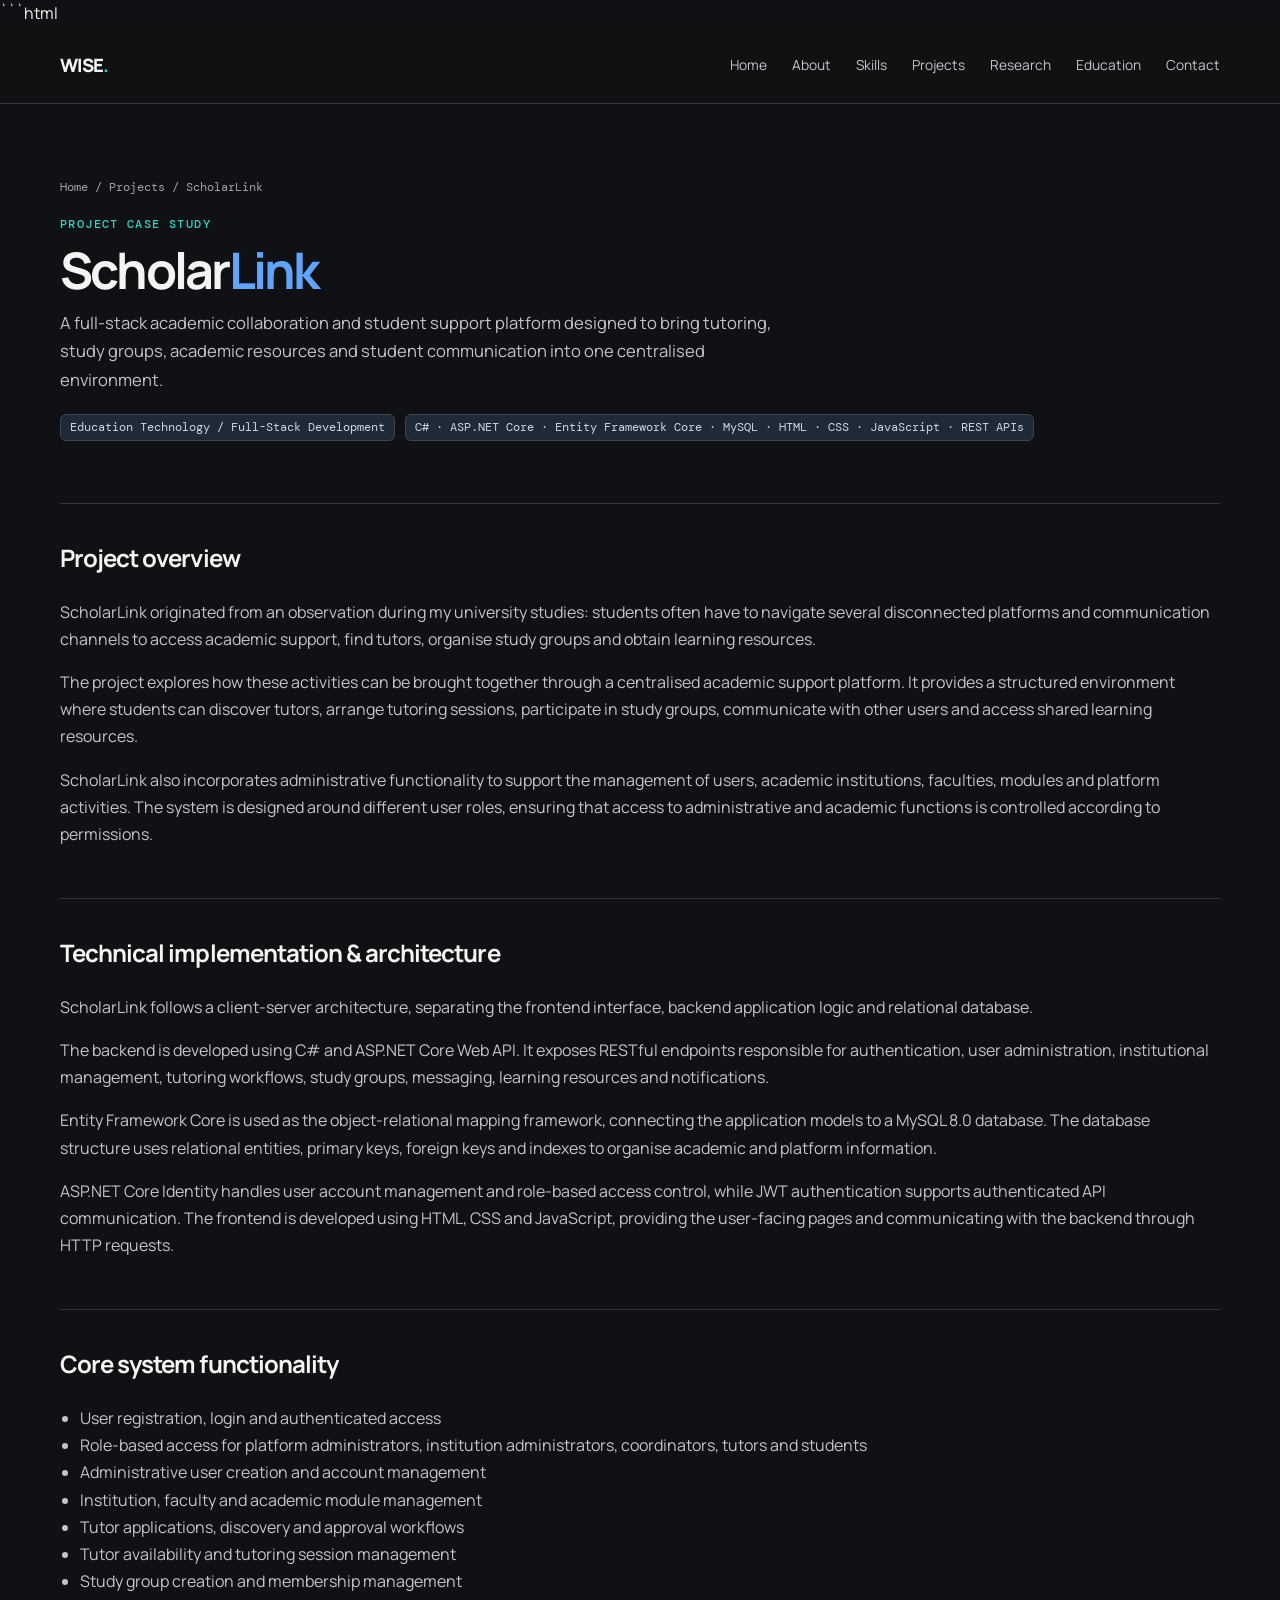
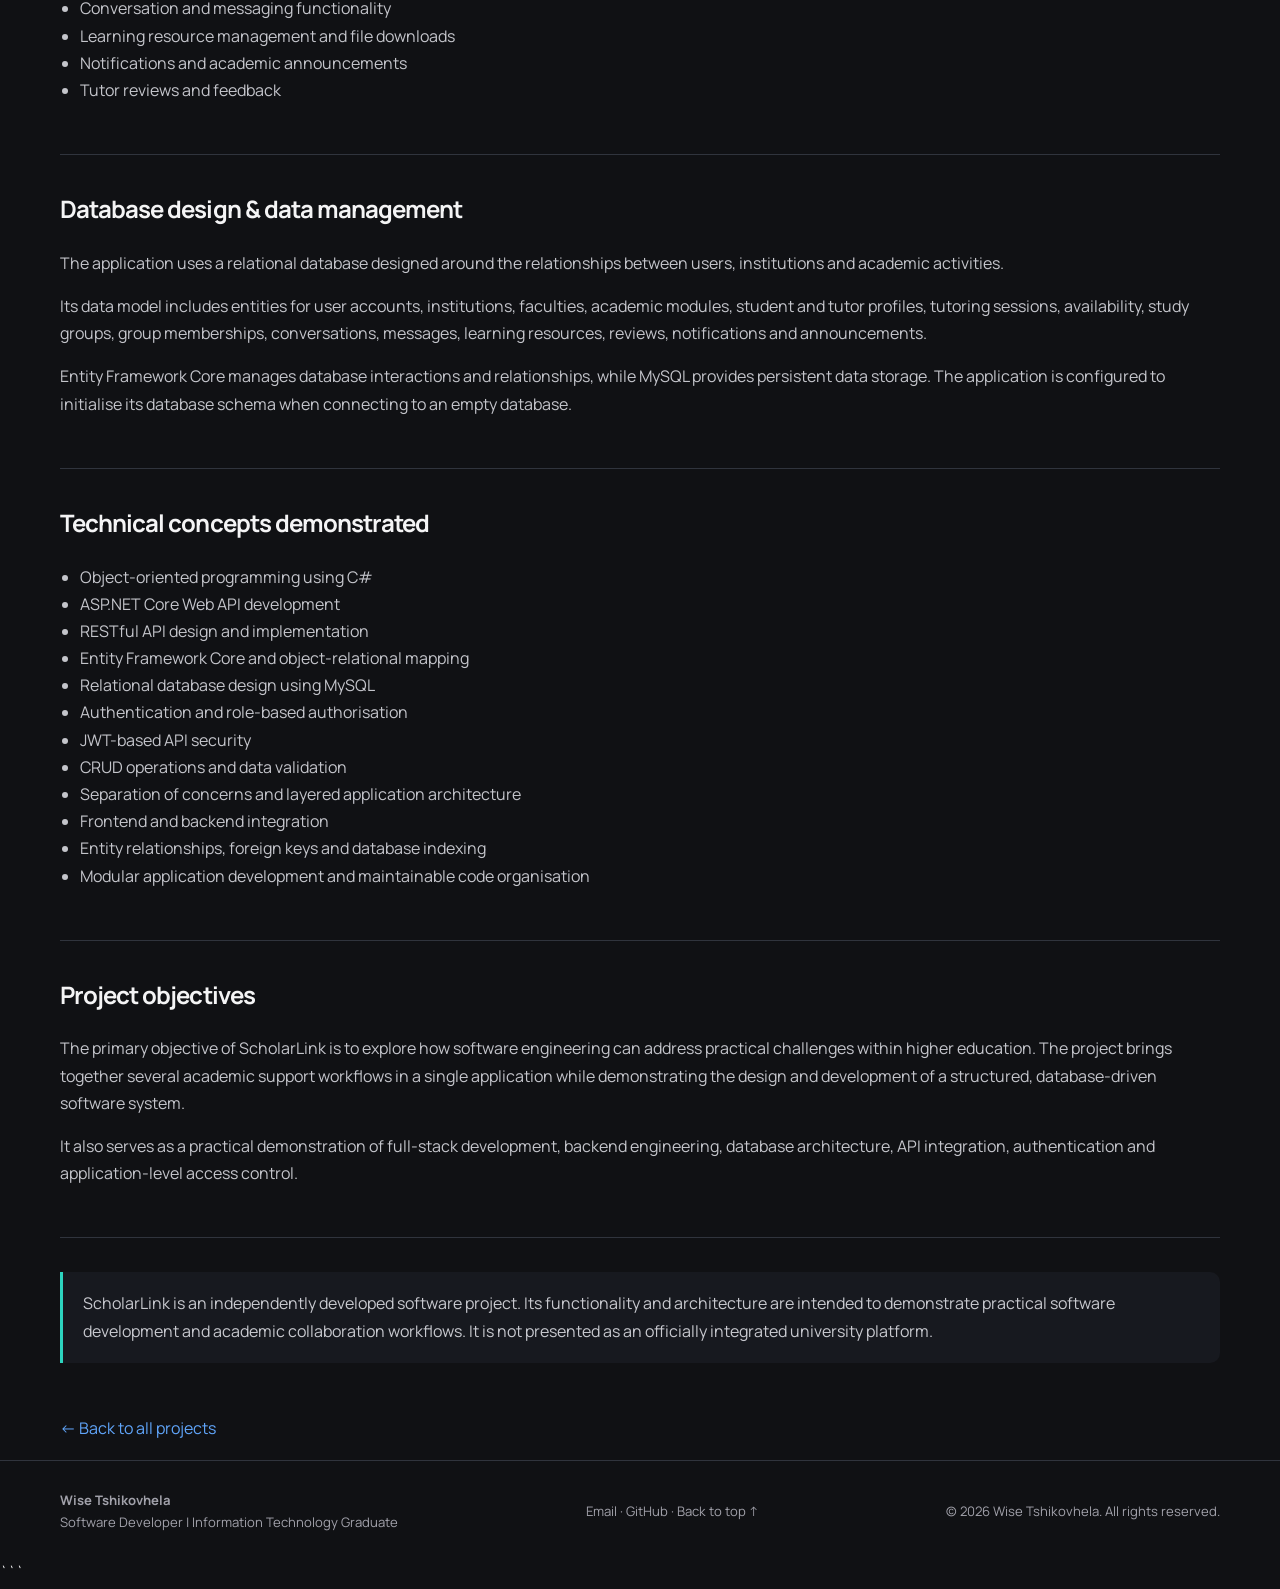
<file: projects/ScholarLink.html>
```html
<!doctype html>
<html lang="en">
<head>
  <meta charset="utf-8">
  <meta name="viewport" content="width=device-width,initial-scale=1">

  <meta name="description" content="ScholarLink is a full-stack academic collaboration platform developed using C#, ASP.NET Core, Entity Framework Core, MySQL, HTML, CSS and JavaScript.">

  <meta property="og:title" content="ScholarLink | Wise Tshikovhela">
  <meta property="og:description" content="A full-stack academic collaboration platform connecting students, tutors and academic support services through a centralised system.">
  <meta property="og:type" content="website">

  <meta name="theme-color" content="#101114">

  <title>ScholarLink | Wise Tshikovhela</title>

  <link rel="icon" href="../assets/icons/favicon.svg" type="image/svg+xml">
  <link rel="stylesheet" href="../css/style.css">
</head>

<body id="top">

  <header class="site-header">
    <div class="wrap nav">

      <a class="brand" href="../index.html">WISE<span>.</span></a>

      <button class="menu-toggle" aria-label="Toggle navigation" aria-expanded="false">
        Menu
      </button>

      <nav class="nav-links" aria-label="Main navigation">
        <a href="../index.html">Home</a>
        <a href="../index.html#about">About</a>
        <a href="../index.html#skills">Skills</a>
        <a href="../index.html#projects">Projects</a>
        <a href="../index.html#research">Research</a>
        <a href="../index.html#education">Education</a>
        <a href="../index.html#contact">Contact</a>
      </nav>

    </div>
  </header>

  <main class="wrap">

    <section class="page-hero">

      <div class="breadcrumbs">
        <a href="../index.html">Home</a> /
        <a href="../index.html#projects">Projects</a> /
        ScholarLink
      </div>

      <div class="kicker">Project case study</div>

      <h1 class="page-title">
        Scholar<span class="accent-blue">Link</span>
      </h1>

      <p class="lead">
        A full-stack academic collaboration and student support platform designed to bring tutoring, study groups, academic resources and student communication into one centralised environment.
      </p>

      <div class="case-meta">
        <span class="tag">Education Technology / Full-Stack Development</span>
        <span class="tag">C# · ASP.NET Core · Entity Framework Core · MySQL · HTML · CSS · JavaScript · REST APIs</span>
      </div>

    </section>

    <section class="case-section">

      <h2>Project overview</h2>

      <p>
        ScholarLink originated from an observation during my university studies: students often have to navigate several disconnected platforms and communication channels to access academic support, find tutors, organise study groups and obtain learning resources.
      </p>

      <p>
        The project explores how these activities can be brought together through a centralised academic support platform. It provides a structured environment where students can discover tutors, arrange tutoring sessions, participate in study groups, communicate with other users and access shared learning resources.
      </p>

      <p>
        ScholarLink also incorporates administrative functionality to support the management of users, academic institutions, faculties, modules and platform activities. The system is designed around different user roles, ensuring that access to administrative and academic functions is controlled according to permissions.
      </p>

    </section>

    <section class="case-section">

      <h2>Technical implementation & architecture</h2>

      <p>
        ScholarLink follows a client-server architecture, separating the frontend interface, backend application logic and relational database.
      </p>

      <p>
        The backend is developed using C# and ASP.NET Core Web API. It exposes RESTful endpoints responsible for authentication, user administration, institutional management, tutoring workflows, study groups, messaging, learning resources and notifications.
      </p>

      <p>
        Entity Framework Core is used as the object-relational mapping framework, connecting the application models to a MySQL 8.0 database. The database structure uses relational entities, primary keys, foreign keys and indexes to organise academic and platform information.
      </p>

      <p>
        ASP.NET Core Identity handles user account management and role-based access control, while JWT authentication supports authenticated API communication. The frontend is developed using HTML, CSS and JavaScript, providing the user-facing pages and communicating with the backend through HTTP requests.
      </p>

    </section>

    <section class="case-section">

      <h2>Core system functionality</h2>

      <ul>
        <li>User registration, login and authenticated access</li>
        <li>Role-based access for platform administrators, institution administrators, coordinators, tutors and students</li>
        <li>Administrative user creation and account management</li>
        <li>Institution, faculty and academic module management</li>
        <li>Tutor applications, discovery and approval workflows</li>
        <li>Tutor availability and tutoring session management</li>
        <li>Study group creation and membership management</li>
        <li>Conversation and messaging functionality</li>
        <li>Learning resource management and file downloads</li>
        <li>Notifications and academic announcements</li>
        <li>Tutor reviews and feedback</li>
      </ul>

    </section>

    <section class="case-section">

      <h2>Database design & data management</h2>

      <p>
        The application uses a relational database designed around the relationships between users, institutions and academic activities.
      </p>

      <p>
        Its data model includes entities for user accounts, institutions, faculties, academic modules, student and tutor profiles, tutoring sessions, availability, study groups, group memberships, conversations, messages, learning resources, reviews, notifications and announcements.
      </p>

      <p>
        Entity Framework Core manages database interactions and relationships, while MySQL provides persistent data storage. The application is configured to initialise its database schema when connecting to an empty database.
      </p>

    </section>

    <section class="case-section">

      <h2>Technical concepts demonstrated</h2>

      <ul>
        <li>Object-oriented programming using C#</li>
        <li>ASP.NET Core Web API development</li>
        <li>RESTful API design and implementation</li>
        <li>Entity Framework Core and object-relational mapping</li>
        <li>Relational database design using MySQL</li>
        <li>Authentication and role-based authorisation</li>
        <li>JWT-based API security</li>
        <li>CRUD operations and data validation</li>
        <li>Separation of concerns and layered application architecture</li>
        <li>Frontend and backend integration</li>
        <li>Entity relationships, foreign keys and database indexing</li>
        <li>Modular application development and maintainable code organisation</li>
      </ul>

    </section>

    <section class="case-section">

      <h2>Project objectives</h2>

      <p>
        The primary objective of ScholarLink is to explore how software engineering can address practical challenges within higher education. The project brings together several academic support workflows in a single application while demonstrating the design and development of a structured, database-driven software system.
      </p>

      <p>
        It also serves as a practical demonstration of full-stack development, backend engineering, database architecture, API integration, authentication and application-level access control.
      </p>

    </section>

    <section class="case-section">

      <div class="callout">
        ScholarLink is an independently developed software project. Its functionality and architecture are intended to demonstrate practical software development and academic collaboration workflows. It is not presented as an officially integrated university platform.
      </div>

    </section>

    <a class="back-link" href="../index.html#projects">
      ← Back to all projects
    </a>

  </main>

  <footer class="site-footer">

    <div class="wrap footer-inner">

      <div>
        <strong>Wise Tshikovhela</strong><br>
        Software Developer | Information Technology Graduate
      </div>

      <div>
        <a href="mailto:wisetshikovhela@gmail.com">Email</a> ·
        <a href="https://github.com/Wise231" target="_blank" rel="noopener">GitHub</a> ·
        <a href="#top">Back to top ↑</a>
      </div>

      <div>
        © <span data-year>2026</span> Wise Tshikovhela. All rights reserved.
      </div>

    </div>

  </footer>

  <script src="../js/main.js"></script>

</body>
</html>
```
</file>
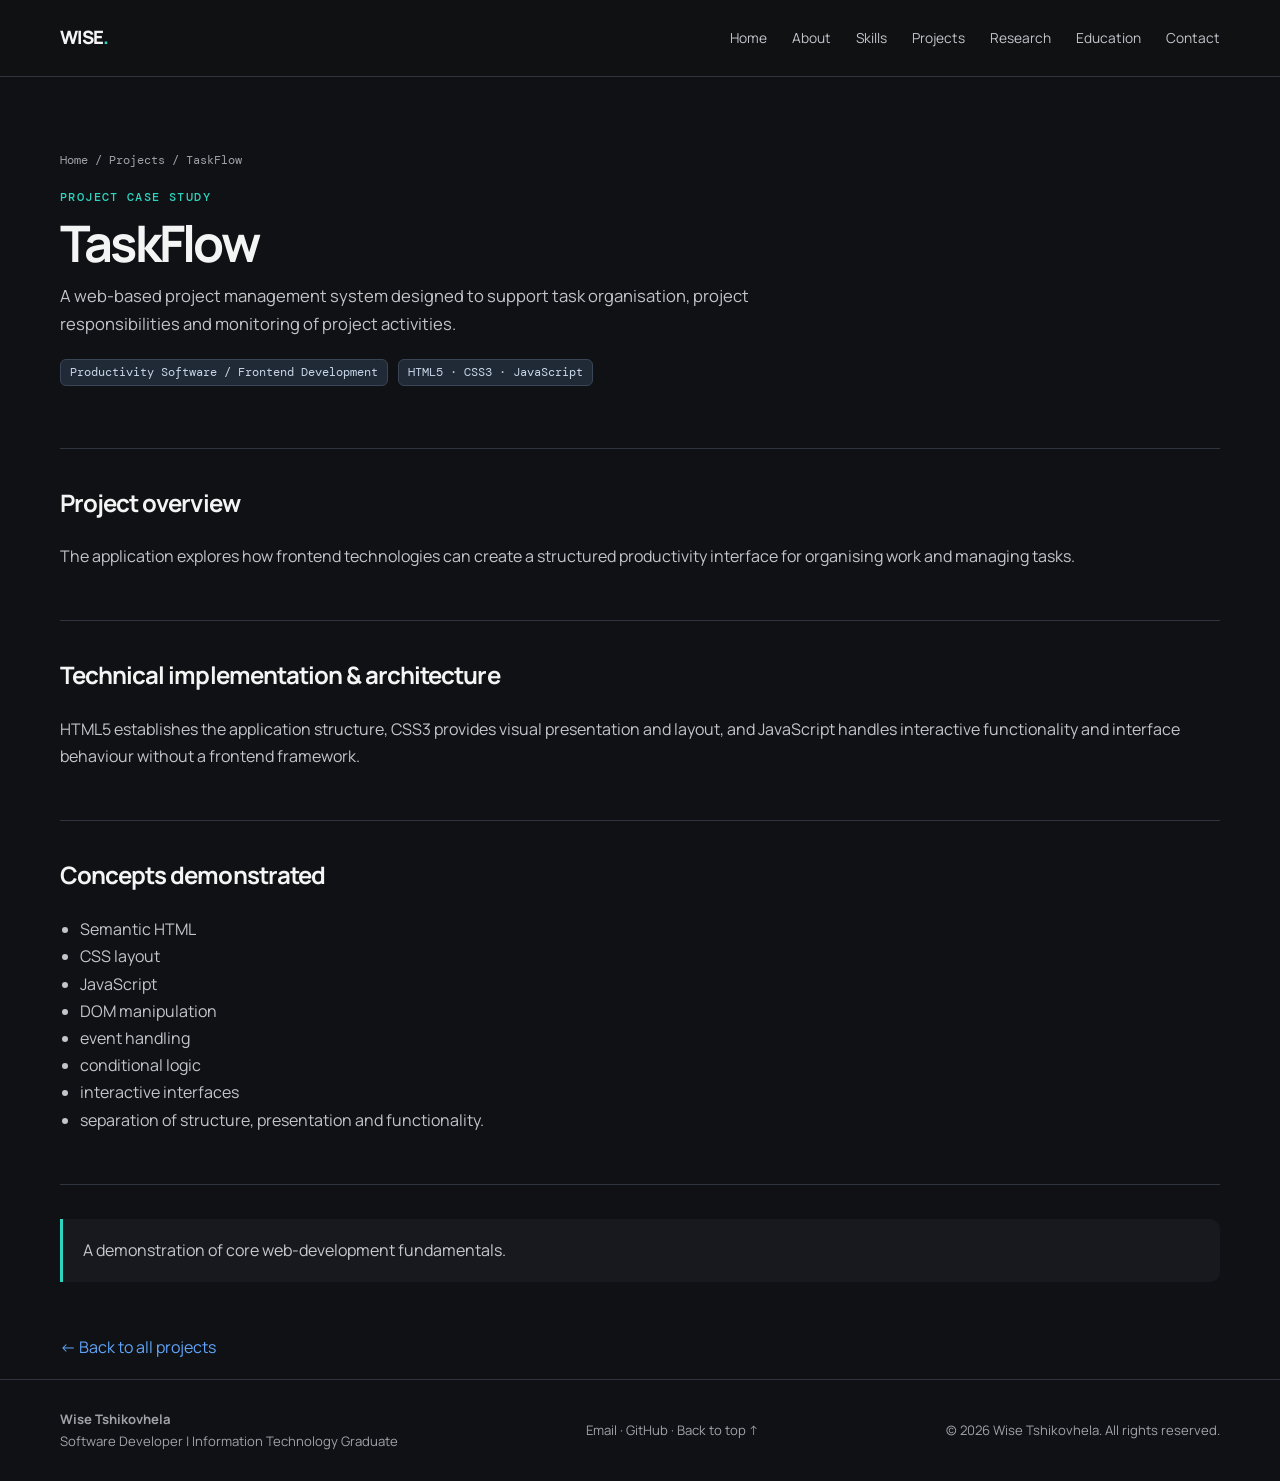
<file: projects/taskflow.html>
<!doctype html><html lang="en"><head><meta charset="utf-8"><meta name="viewport" content="width=device-width,initial-scale=1"><meta name="description" content="Project case study: A web-based project management system designed to support task organisation, project responsibilities and monitoring of project activities."><meta property="og:title" content="TaskFlow | Wise Tshikovhela"><meta property="og:description" content="Project case study: A web-based project management system designed to support task organisation, project responsibilities and monitoring of project activities."><meta property="og:type" content="website"><meta name="theme-color" content="#101114"><title>TaskFlow | Wise Tshikovhela</title><link rel="icon" href="../assets/icons/favicon.svg" type="image/svg+xml"><link rel="stylesheet" href="../css/style.css"></head><body id="top"><header class="site-header"><div class="wrap nav"><a class="brand" href="../index.html">WISE<span>.</span></a><button class="menu-toggle" aria-label="Toggle navigation" aria-expanded="false">Menu</button><nav class="nav-links" aria-label="Main navigation"><a href="../index.html">Home</a><a href="../index.html#about">About</a><a href="../index.html#skills">Skills</a><a href="../index.html#projects">Projects</a><a href="../index.html#research">Research</a><a href="../index.html#education">Education</a><a href="../index.html#contact">Contact</a></nav></div></header><main class="wrap"><section class="page-hero"><div class="breadcrumbs"><a href="../index.html">Home</a> / <a href="../index.html#projects">Projects</a> / TaskFlow</div><div class="kicker">Project case study</div><h1 class="page-title">TaskFlow</h1><p class="lead">A web-based project management system designed to support task organisation, project responsibilities and monitoring of project activities.</p><div class="case-meta"><span class="tag">Productivity Software / Frontend Development</span><span class="tag">HTML5 · CSS3 · JavaScript</span></div></section><section class="case-section"><h2>Project overview</h2><p>The application explores how frontend technologies can create a structured productivity interface for organising work and managing tasks.</p></section><section class="case-section"><h2>Technical implementation & architecture</h2><p>HTML5 establishes the application structure, CSS3 provides visual presentation and layout, and JavaScript handles interactive functionality and interface behaviour without a frontend framework.</p></section><section class="case-section"><h2>Concepts demonstrated</h2><ul><li>Semantic HTML</li><li>CSS layout</li><li>JavaScript</li><li>DOM manipulation</li><li>event handling</li><li>conditional logic</li><li>interactive interfaces</li><li>separation of structure, presentation and functionality.</li></ul></section><section class="case-section"><div class="callout">A demonstration of core web-development fundamentals.</div></section><a class="back-link" href="../index.html#projects">← Back to all projects</a></main><footer class="site-footer"><div class="wrap footer-inner"><div><strong>Wise Tshikovhela</strong><br>Software Developer | Information Technology Graduate</div><div><a href="mailto:wisetshikovhela@gmail.com">Email</a> · <a href="https://github.com/Wise231" target="_blank" rel="noopener">GitHub</a> · <a href="#top">Back to top ↑</a></div><div>© <span data-year>2026</span> Wise Tshikovhela. All rights reserved.</div></div></footer><script src="../js/main.js"></script></body></html>
</file>
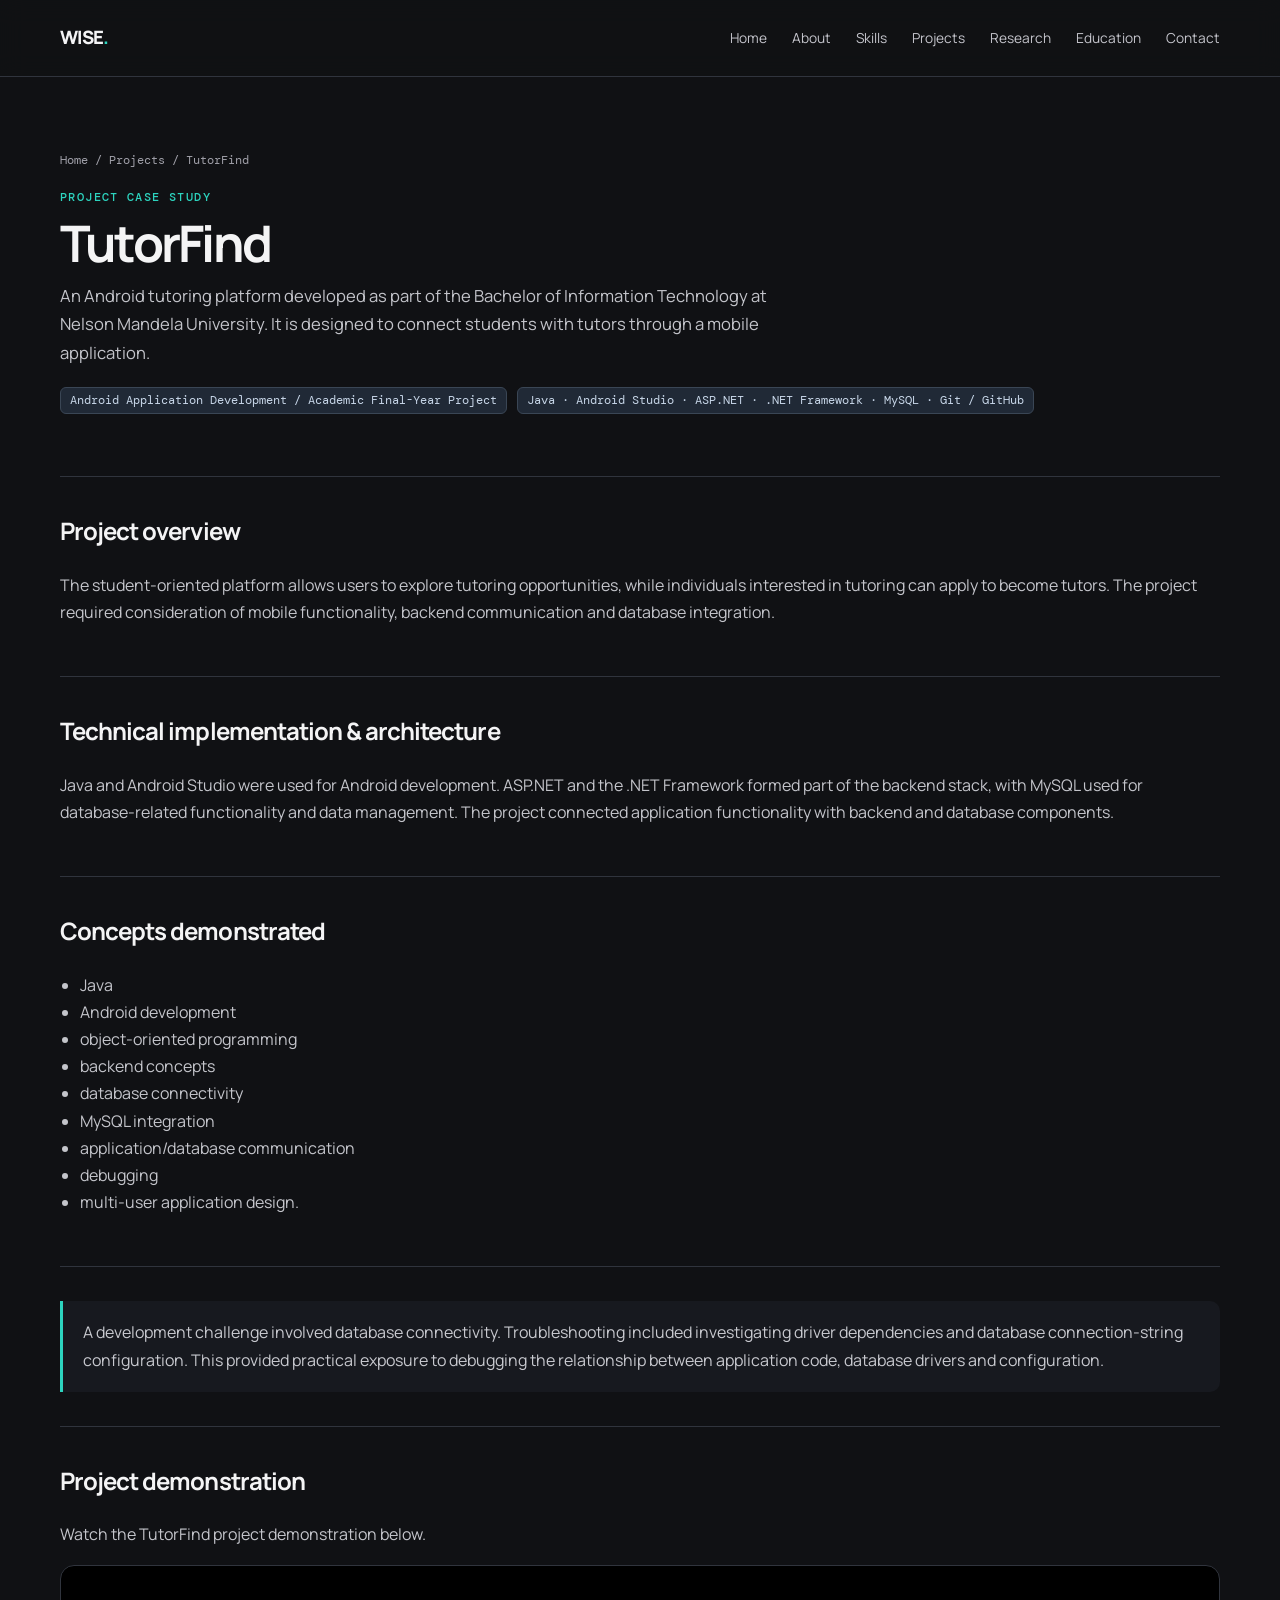
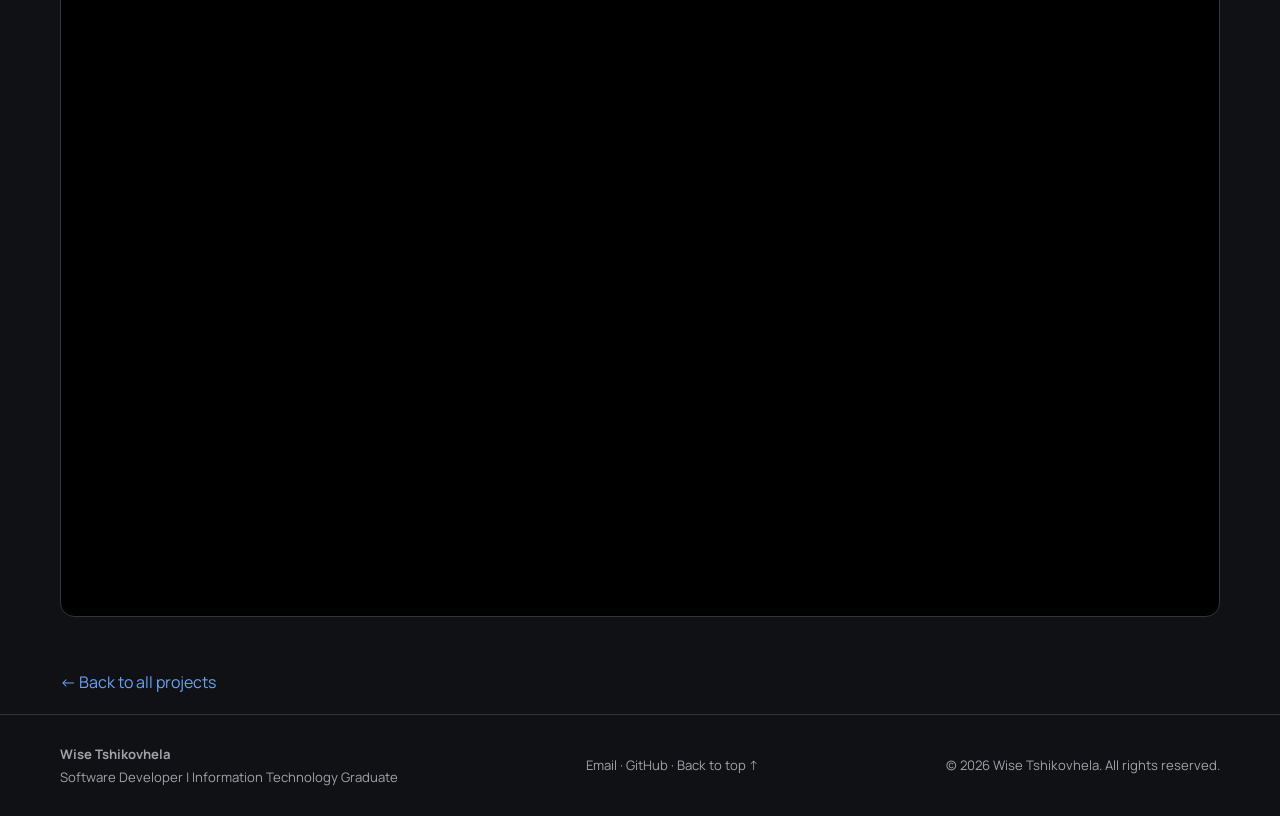
<file: projects/tutorfind.html>
<!doctype html><html lang="en"><head><meta charset="utf-8"><meta name="viewport" content="width=device-width,initial-scale=1"><meta name="description" content="Project case study: An Android tutoring platform developed as part of the Bachelor of Information Technology at Nelson Mandela University. It is designed to connect students with tutors through a mobile application."><meta property="og:title" content="TutorFind | Wise Tshikovhela"><meta property="og:description" content="Project case study: An Android tutoring platform developed as part of the Bachelor of Information Technology at Nelson Mandela University. It is designed to connect students with tutors through a mobile application."><meta property="og:type" content="website"><meta name="theme-color" content="#101114"><title>TutorFind | Wise Tshikovhela</title><link rel="icon" href="../assets/icons/favicon.svg" type="image/svg+xml"><link rel="stylesheet" href="../css/style.css"></head><body id="top"><header class="site-header"><div class="wrap nav"><a class="brand" href="../index.html">WISE<span>.</span></a><button class="menu-toggle" aria-label="Toggle navigation" aria-expanded="false">Menu</button><nav class="nav-links" aria-label="Main navigation"><a href="../index.html">Home</a><a href="../index.html#about">About</a><a href="../index.html#skills">Skills</a><a href="../index.html#projects">Projects</a><a href="../index.html#research">Research</a><a href="../index.html#education">Education</a><a href="../index.html#contact">Contact</a></nav></div></header><main class="wrap"><section class="page-hero"><div class="breadcrumbs"><a href="../index.html">Home</a> / <a href="../index.html#projects">Projects</a> / TutorFind</div><div class="kicker">Project case study</div><h1 class="page-title">TutorFind</h1><p class="lead">An Android tutoring platform developed as part of the Bachelor of Information Technology at Nelson Mandela University. It is designed to connect students with tutors through a mobile application.</p><div class="case-meta"><span class="tag">Android Application Development / Academic Final-Year Project</span><span class="tag">Java · Android Studio · ASP.NET · .NET Framework · MySQL · Git / GitHub</span></div></section><section class="case-section"><h2>Project overview</h2><p>The student-oriented platform allows users to explore tutoring opportunities, while individuals interested in tutoring can apply to become tutors. The project required consideration of mobile functionality, backend communication and database integration.</p></section><section class="case-section"><h2>Technical implementation & architecture</h2><p>Java and Android Studio were used for Android development. ASP.NET and the .NET Framework formed part of the backend stack, with MySQL used for database-related functionality and data management. The project connected application functionality with backend and database components.</p></section><section class="case-section"><h2>Concepts demonstrated</h2><ul><li>Java</li><li>Android development</li><li>object-oriented programming</li><li>backend concepts</li><li>database connectivity</li><li>MySQL integration</li><li>application/database communication</li><li>debugging</li><li>multi-user application design.</li></ul></section><section class="case-section"><div class="callout">A development challenge involved database connectivity. Troubleshooting included investigating driver dependencies and database connection-string configuration. This provided practical exposure to debugging the relationship between application code, database drivers and configuration.</div></section><section class="case-section"><h2>Project demonstration</h2><p>Watch the TutorFind project demonstration below.</p><div class="video-frame"><iframe src="https://www.youtube-nocookie.com/embed/dbXYRCsjQz8" title="TutorFind project demonstration" loading="lazy" allow="accelerometer; autoplay; clipboard-write; encrypted-media; gyroscope; picture-in-picture; web-share" referrerpolicy="strict-origin-when-cross-origin" allowfullscreen></iframe></div></section><a class="back-link" href="../index.html#projects">← Back to all projects</a></main><footer class="site-footer"><div class="wrap footer-inner"><div><strong>Wise Tshikovhela</strong><br>Software Developer | Information Technology Graduate</div><div><a href="mailto:wisetshikovhela@gmail.com">Email</a> · <a href="https://github.com/Wise231" target="_blank" rel="noopener">GitHub</a> · <a href="#top">Back to top ↑</a></div><div>© <span data-year>2026</span> Wise Tshikovhela. All rights reserved.</div></div></footer><script src="../js/main.js"></script></body></html>
</file>
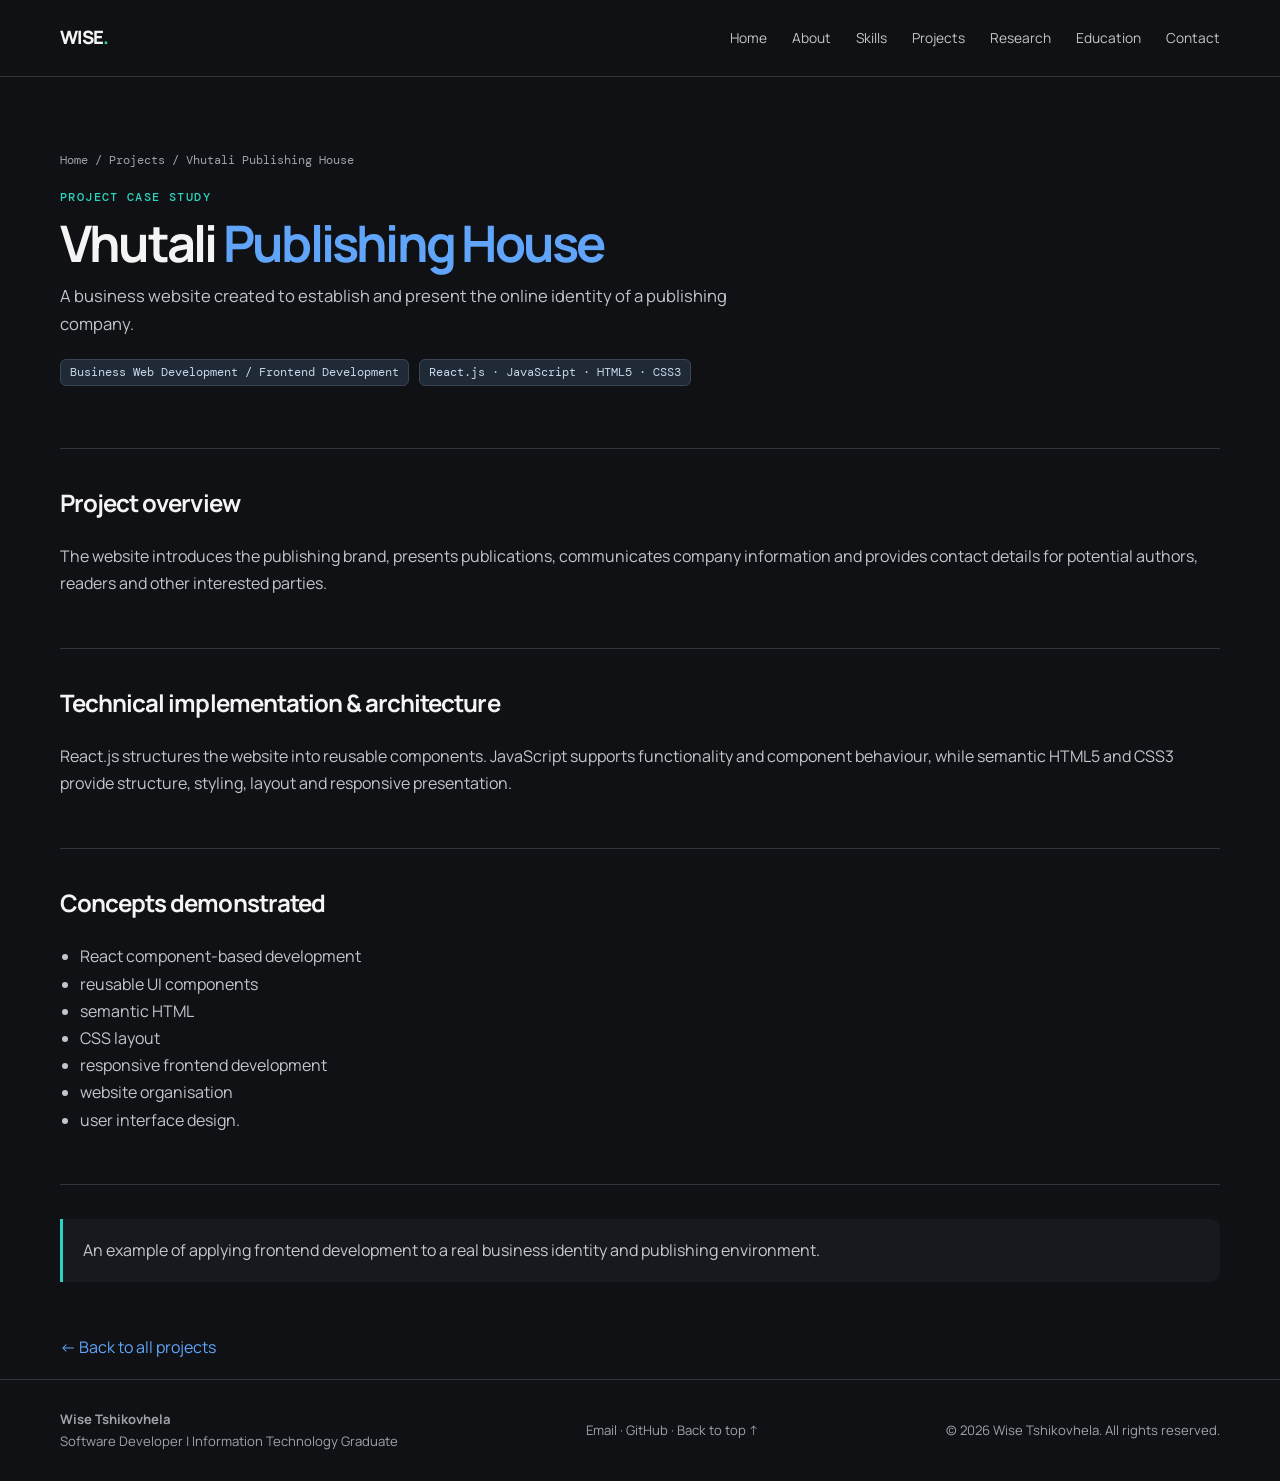
<file: projects/vhutali.html>
<!doctype html><html lang="en"><head><meta charset="utf-8"><meta name="viewport" content="width=device-width,initial-scale=1"><meta name="description" content="Project case study: A business website created to establish and present the online identity of a publishing company."><meta property="og:title" content="Vhutali Publishing House | Wise Tshikovhela"><meta property="og:description" content="Project case study: A business website created to establish and present the online identity of a publishing company."><meta property="og:type" content="website"><meta name="theme-color" content="#101114"><title>Vhutali Publishing House | Wise Tshikovhela</title><link rel="icon" href="../assets/icons/favicon.svg" type="image/svg+xml"><link rel="stylesheet" href="../css/style.css"></head><body id="top"><header class="site-header"><div class="wrap nav"><a class="brand" href="../index.html">WISE<span>.</span></a><button class="menu-toggle" aria-label="Toggle navigation" aria-expanded="false">Menu</button><nav class="nav-links" aria-label="Main navigation"><a href="../index.html">Home</a><a href="../index.html#about">About</a><a href="../index.html#skills">Skills</a><a href="../index.html#projects">Projects</a><a href="../index.html#research">Research</a><a href="../index.html#education">Education</a><a href="../index.html#contact">Contact</a></nav></div></header><main class="wrap"><section class="page-hero"><div class="breadcrumbs"><a href="../index.html">Home</a> / <a href="../index.html#projects">Projects</a> / Vhutali Publishing House</div><div class="kicker">Project case study</div><h1 class="page-title">Vhutali <span class="accent-blue">Publishing House</h1><p class="lead">A business website created to establish and present the online identity of a publishing company.</p><div class="case-meta"><span class="tag">Business Web Development / Frontend Development</span><span class="tag">React.js · JavaScript · HTML5 · CSS3</span></div></section><section class="case-section"><h2>Project overview</h2><p>The website introduces the publishing brand, presents publications, communicates company information and provides contact details for potential authors, readers and other interested parties.</p></section><section class="case-section"><h2>Technical implementation & architecture</h2><p>React.js structures the website into reusable components. JavaScript supports functionality and component behaviour, while semantic HTML5 and CSS3 provide structure, styling, layout and responsive presentation.</p></section><section class="case-section"><h2>Concepts demonstrated</h2><ul><li>React component-based development</li><li>reusable UI components</li><li>semantic HTML</li><li>CSS layout</li><li>responsive frontend development</li><li>website organisation</li><li>user interface design.</li></ul></section><section class="case-section"><div class="callout">An example of applying frontend development to a real business identity and publishing environment.</div></section><a class="back-link" href="../index.html#projects">← Back to all projects</a></main><footer class="site-footer"><div class="wrap footer-inner"><div><strong>Wise Tshikovhela</strong><br>Software Developer | Information Technology Graduate</div><div><a href="mailto:wisetshikovhela@gmail.com">Email</a> · <a href="https://github.com/Wise231" target="_blank" rel="noopener">GitHub</a> · <a href="#top">Back to top ↑</a></div><div>© <span data-year>2026</span> Wise Tshikovhela. All rights reserved.</div></div></footer><script src="../js/main.js"></script></body></html>
</file>
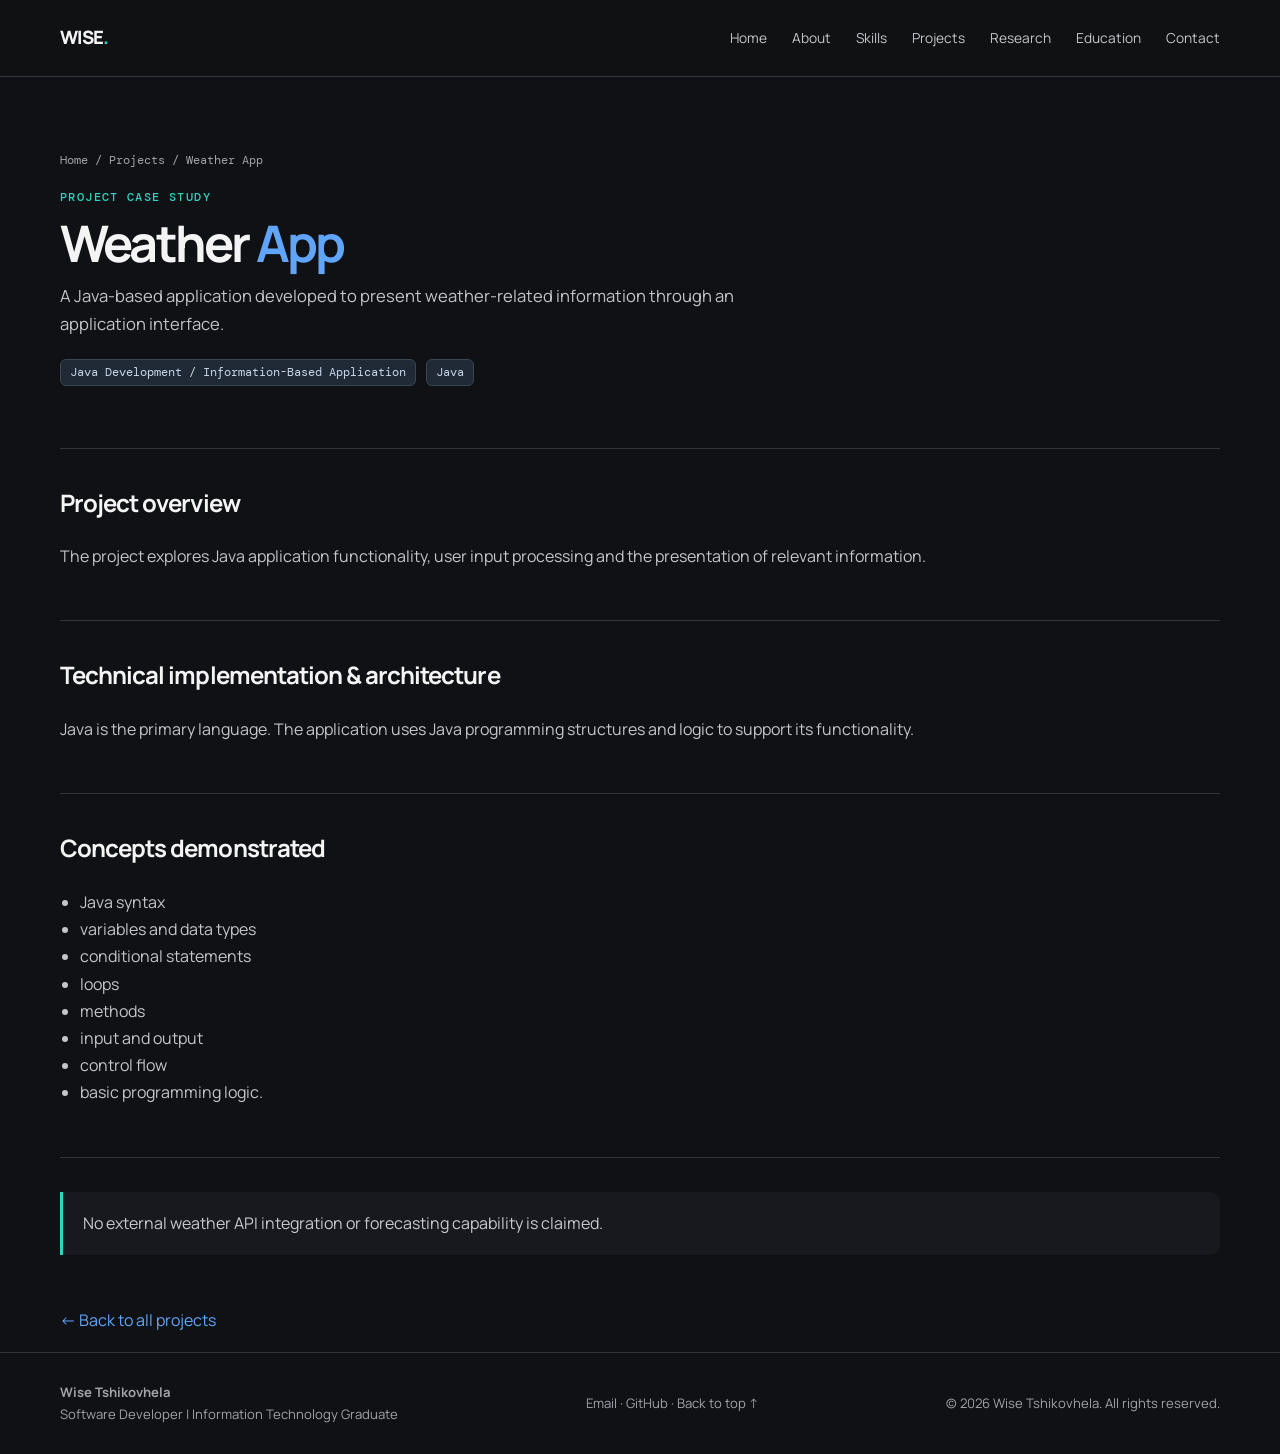
<file: projects/weather-app.html>
<!doctype html><html lang="en"><head><meta charset="utf-8"><meta name="viewport" content="width=device-width,initial-scale=1"><meta name="description" content="Project case study: A Java-based application developed to present weather-related information through an application interface."><meta property="og:title" content="Weather App | Wise Tshikovhela"><meta property="og:description" content="Project case study: A Java-based application developed to present weather-related information through an application interface."><meta property="og:type" content="website"><meta name="theme-color" content="#101114"><title>Weather App | Wise Tshikovhela</title><link rel="icon" href="../assets/icons/favicon.svg" type="image/svg+xml"><link rel="stylesheet" href="../css/style.css"></head><body id="top"><header class="site-header"><div class="wrap nav"><a class="brand" href="../index.html">WISE<span>.</span></a><button class="menu-toggle" aria-label="Toggle navigation" aria-expanded="false">Menu</button><nav class="nav-links" aria-label="Main navigation"><a href="../index.html">Home</a><a href="../index.html#about">About</a><a href="../index.html#skills">Skills</a><a href="../index.html#projects">Projects</a><a href="../index.html#research">Research</a><a href="../index.html#education">Education</a><a href="../index.html#contact">Contact</a></nav></div></header><main class="wrap"><section class="page-hero"><div class="breadcrumbs"><a href="../index.html">Home</a> / <a href="../index.html#projects">Projects</a> / Weather App</div><div class="kicker">Project case study</div><h1 class="page-title">Weather <span class="accent-blue">App</h1><p class="lead">A Java-based application developed to present weather-related information through an application interface.</p><div class="case-meta"><span class="tag">Java Development / Information-Based Application</span><span class="tag">Java</span></div></section><section class="case-section"><h2>Project overview</h2><p>The project explores Java application functionality, user input processing and the presentation of relevant information.</p></section><section class="case-section"><h2>Technical implementation & architecture</h2><p>Java is the primary language. The application uses Java programming structures and logic to support its functionality.</p></section><section class="case-section"><h2>Concepts demonstrated</h2><ul><li>Java syntax</li><li>variables and data types</li><li>conditional statements</li><li>loops</li><li>methods</li><li>input and output</li><li>control flow</li><li>basic programming logic.</li></ul></section><section class="case-section"><div class="callout">No external weather API integration or forecasting capability is claimed.</div></section><a class="back-link" href="../index.html#projects">← Back to all projects</a></main><footer class="site-footer"><div class="wrap footer-inner"><div><strong>Wise Tshikovhela</strong><br>Software Developer | Information Technology Graduate</div><div><a href="mailto:wisetshikovhela@gmail.com">Email</a> · <a href="https://github.com/Wise231" target="_blank" rel="noopener">GitHub</a> · <a href="#top">Back to top ↑</a></div><div>© <span data-year>2026</span> Wise Tshikovhela. All rights reserved.</div></div></footer><script src="../js/main.js"></script></body></html>
</file>
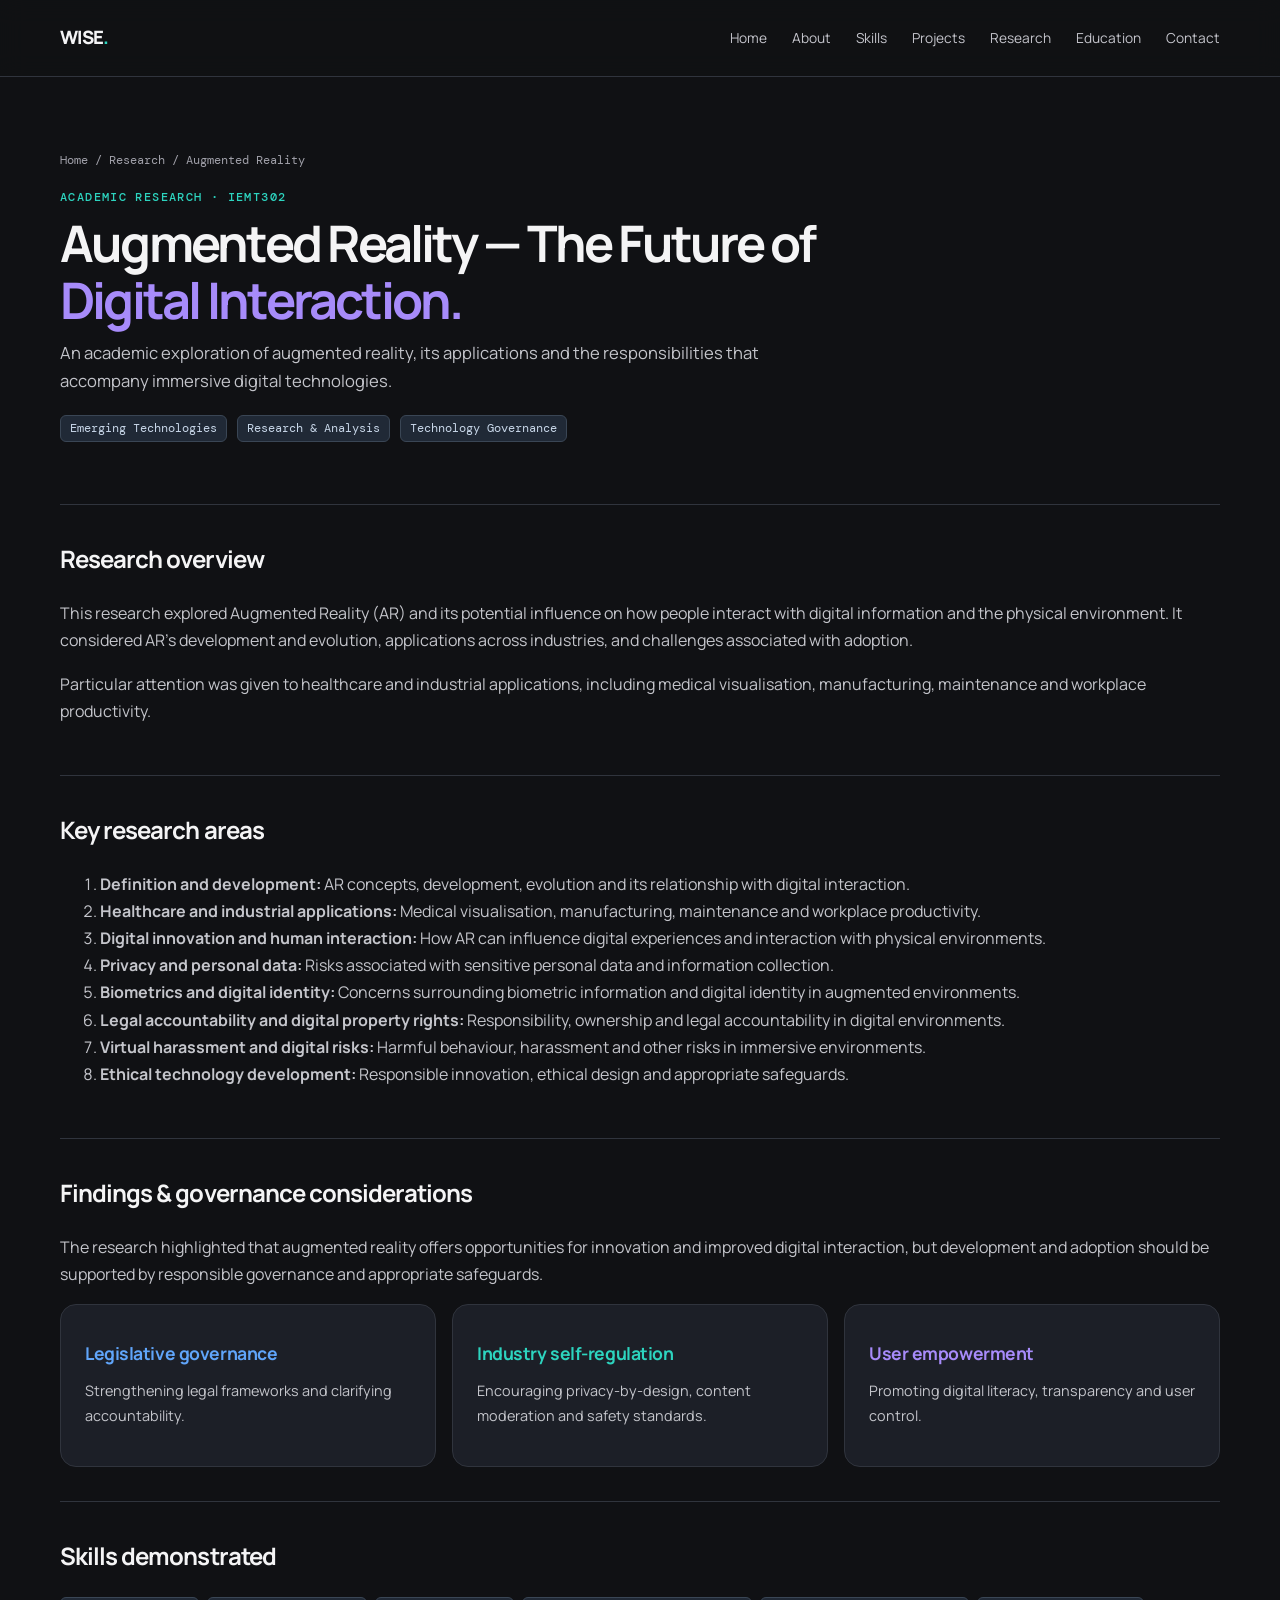
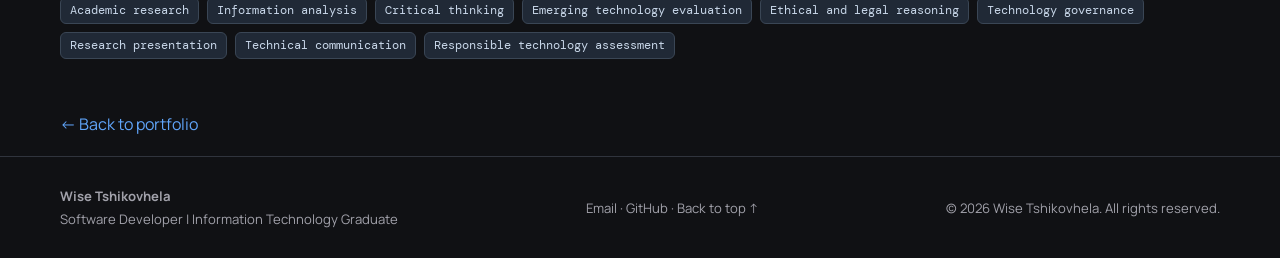
<file: research/augmented-reality.html>
<!doctype html><html lang="en"><head><meta charset="utf-8"><meta name="viewport" content="width=device-width,initial-scale=1"><meta name="description" content="Academic research by Wise Tshikovhela on augmented reality, digital interaction, privacy and technology governance."><meta property="og:title" content="Augmented Reality Research | Wise Tshikovhela"><meta property="og:description" content="Academic research by Wise Tshikovhela on augmented reality, digital interaction, privacy and technology governance."><meta property="og:type" content="website"><meta name="theme-color" content="#101114"><title>Augmented Reality Research | Wise Tshikovhela</title><link rel="icon" href="../assets/icons/favicon.svg" type="image/svg+xml"><link rel="stylesheet" href="../css/style.css"></head><body id="top"><header class="site-header"><div class="wrap nav"><a class="brand" href="../index.html">WISE<span>.</span></a><button class="menu-toggle" aria-label="Toggle navigation" aria-expanded="false">Menu</button><nav class="nav-links" aria-label="Main navigation"><a href="../index.html">Home</a><a href="../index.html#about">About</a><a href="../index.html#skills">Skills</a><a href="../index.html#projects">Projects</a><a href="../index.html#research">Research</a><a href="../index.html#education">Education</a><a href="../index.html#contact">Contact</a></nav></div></header><main class="wrap"><section class="page-hero"><div class="breadcrumbs"><a href="../index.html">Home</a> / <a href="../index.html#research">Research</a> / Augmented Reality</div><div class="kicker">Academic research · IEMT302</div><h1 class="page-title">Augmented Reality — The Future of <span class="accent-purple">Digital Interaction.</span></h1><p class="lead">An academic exploration of augmented reality, its applications and the responsibilities that accompany immersive digital technologies.</p><div class="case-meta"><span class="tag">Emerging Technologies</span><span class="tag">Research & Analysis</span><span class="tag">Technology Governance</span></div></section><section class="case-section"><h2>Research overview</h2><p>This research explored Augmented Reality (AR) and its potential influence on how people interact with digital information and the physical environment. It considered AR's development and evolution, applications across industries, and challenges associated with adoption.</p><p>Particular attention was given to healthcare and industrial applications, including medical visualisation, manufacturing, maintenance and workplace productivity.</p></section><section class="case-section"><h2>Key research areas</h2><ol><li><strong>Definition and development:</strong> AR concepts, development, evolution and its relationship with digital interaction.</li><li><strong>Healthcare and industrial applications:</strong> Medical visualisation, manufacturing, maintenance and workplace productivity.</li><li><strong>Digital innovation and human interaction:</strong> How AR can influence digital experiences and interaction with physical environments.</li><li><strong>Privacy and personal data:</strong> Risks associated with sensitive personal data and information collection.</li><li><strong>Biometrics and digital identity:</strong> Concerns surrounding biometric information and digital identity in augmented environments.</li><li><strong>Legal accountability and digital property rights:</strong> Responsibility, ownership and legal accountability in digital environments.</li><li><strong>Virtual harassment and digital risks:</strong> Harmful behaviour, harassment and other risks in immersive environments.</li><li><strong>Ethical technology development:</strong> Responsible innovation, ethical design and appropriate safeguards.</li></ol></section><section class="case-section"><h2>Findings & governance considerations</h2><p>The research highlighted that augmented reality offers opportunities for innovation and improved digital interaction, but development and adoption should be supported by responsible governance and appropriate safeguards.</p><div class="grid three"><article class="card"><h3 class="accent-blue">Legislative governance</h3><p>Strengthening legal frameworks and clarifying accountability.</p></article><article class="card"><h3 class="accent-teal">Industry self-regulation</h3><p>Encouraging privacy-by-design, content moderation and safety standards.</p></article><article class="card"><h3 class="accent-purple">User empowerment</h3><p>Promoting digital literacy, transparency and user control.</p></article></div></section><section class="case-section"><h2>Skills demonstrated</h2><div class="tag-row"><span class="tag">Academic research</span><span class="tag">Information analysis</span><span class="tag">Critical thinking</span><span class="tag">Emerging technology evaluation</span><span class="tag">Ethical and legal reasoning</span><span class="tag">Technology governance</span><span class="tag">Research presentation</span><span class="tag">Technical communication</span><span class="tag">Responsible technology assessment</span></div></section><a class="back-link" href="../index.html#research">← Back to portfolio</a></main><footer class="site-footer"><div class="wrap footer-inner"><div><strong>Wise Tshikovhela</strong><br>Software Developer | Information Technology Graduate</div><div><a href="mailto:wisetshikovhela@gmail.com">Email</a> · <a href="https://github.com/Wise231" target="_blank" rel="noopener">GitHub</a> · <a href="#top">Back to top ↑</a></div><div>© <span data-year>2026</span> Wise Tshikovhela. All rights reserved.</div></div></footer><script src="../js/main.js"></script></body></html>
</file>
<file: css/style.css>
@import url('https://fonts.googleapis.com/css2?family=DM+Mono:wght@400;500&family=Manrope:wght@400;500;600;700;800&display=swap');
:root{--bg:#101114;--panel:#17191f;--card:#1c1f27;--text:#f4f4f5;--muted:#a1a1aa;--blue:#60a5fa;--purple:#a78bfa;--teal:#2dd4bf;--green:#86efac;--line:#30343d;--max:1160px;--radius:16px}
*{box-sizing:border-box}html{scroll-behavior:smooth;scroll-padding-top:90px}body{margin:0;background:var(--bg);color:var(--text);font-family:Manrope,Arial,sans-serif;line-height:1.7}a{color:inherit;text-decoration:none}a:hover{color:var(--blue)}button{font:inherit}.wrap{width:min(var(--max),calc(100% - 44px));margin:auto}.site-header{position:sticky;top:0;z-index:20;background:rgba(16,17,20,.94);backdrop-filter:blur(12px);border-bottom:1px solid var(--line)}.nav{height:76px;display:flex;align-items:center;justify-content:space-between;gap:24px}.brand{font-weight:800;letter-spacing:-.04em;font-size:1.15rem}.brand span{color:var(--teal)}.nav-links{display:flex;align-items:center;gap:25px;color:#c5c5cc;font-size:.86rem}.nav-links a{transition:color .25s}.nav-links a:hover,.nav-links a.active{color:var(--teal)}.menu-toggle{display:none;background:none;border:1px solid var(--line);color:var(--text);padding:8px 11px;border-radius:8px}.hero{padding:112px 0 100px;min-height:620px;display:grid;grid-template-columns:1.45fr .8fr;gap:60px;align-items:center}.eyebrow,.kicker{font:500 .72rem 'DM Mono',monospace;letter-spacing:.12em;text-transform:uppercase;color:var(--teal)}h1,h2,h3,p{margin-top:0}h1{font-size:clamp(2.7rem,5.4vw,5rem);line-height:1.08;letter-spacing:-.065em;margin:22px 0}.accent-blue{color:var(--blue)}.accent-teal{color:var(--teal)}.accent-purple{color:var(--purple)}.lead{font-size:1.04rem;color:#c3c4ca;max-width:720px}.actions{display:flex;flex-wrap:wrap;gap:12px;margin-top:30px}.btn{display:inline-flex;align-items:center;justify-content:center;padding:12px 18px;border-radius:9px;border:1px solid var(--line);font-size:.88rem;font-weight:700;transition:transform .25s,border-color .25s,background .25s,color .25s}.btn:hover{transform:translateY(-2px);border-color:var(--blue);color:var(--text)}.btn.primary{background:var(--blue);border-color:var(--blue);color:#101114}.btn.primary:hover{background:#8bbcff}.btn.quiet{background:var(--panel)}.hero-aside{border:1px solid var(--line);background:linear-gradient(145deg,#1b2028,#15171d);border-radius:20px;padding:28px;position:relative}.hero-aside:before{content:'{ }';font:500 2.4rem 'DM Mono';color:var(--teal);display:block;margin-bottom:26px}.hero-aside p{color:var(--muted);font-size:.9rem}.statline{display:flex;justify-content:space-between;border-top:1px solid var(--line);padding:13px 0;font-size:.85rem}.statline strong{color:var(--text);font-weight:600}.section{padding:88px 0;border-top:1px solid rgba(48,52,61,.65)}.section-head{display:flex;justify-content:space-between;align-items:end;gap:24px;margin-bottom:34px}.section h2,.page-title{font-size:clamp(2rem,4vw,3.15rem);line-height:1.13;letter-spacing:-.055em;margin:10px 0}.section-intro{max-width:620px;color:var(--muted);margin:0}.grid{display:grid;gap:16px}.grid.two{grid-template-columns:repeat(2,minmax(0,1fr))}.grid.three{grid-template-columns:repeat(3,minmax(0,1fr))}.card{background:var(--card);border:1px solid var(--line);border-radius:var(--radius);padding:24px;transition:transform .25s,border-color .25s,background .25s}.card:hover{transform:translateY(-4px);border-color:#526174;background:#20242d}.card h3{font-size:1.1rem;letter-spacing:-.025em;margin:10px 0}.card p{color:var(--muted);font-size:.9rem}.tag-row{display:flex;flex-wrap:wrap;gap:8px;margin-top:18px}.tag{font:400 .72rem 'DM Mono',monospace;color:#c8d7e9;border:1px solid #3a4655;background:#202936;padding:5px 9px;border-radius:6px}.card-top{display:flex;justify-content:space-between;gap:12px;align-items:center}.number{font:400 .78rem 'DM Mono';color:var(--teal)}.text-link{display:inline-flex;gap:8px;align-items:center;color:var(--blue);font-weight:700;font-size:.86rem;margin-top:12px}.text-link:hover{color:var(--teal)}.about-layout{display:grid;grid-template-columns:1.15fr .85fr;gap:44px}.about-copy p{color:#c0c1c8}.highlight-grid{display:grid;grid-template-columns:repeat(2,1fr);gap:10px}.highlight{padding:16px;background:var(--panel);border:1px solid var(--line);border-radius:10px;font-size:.84rem;color:#d7d7dc}.skill-group h3{font-size:1rem;margin-bottom:12px}.skill-group+.skill-group{margin-top:24px}.timeline{border-left:1px solid #46505d;padding-left:25px}.timeline-item{position:relative;padding:0 0 28px}.timeline-item:before{content:'';position:absolute;width:9px;height:9px;border-radius:50%;background:var(--teal);left:-30px;top:8px}.meta{font:400 .73rem 'DM Mono';color:var(--teal);letter-spacing:.04em}.muted{color:var(--muted)}.book-card{min-height:190px;display:flex;flex-direction:column;justify-content:space-between;background:linear-gradient(145deg,#222733,#191b22)}.book-card .book-mark{font:500 .7rem 'DM Mono';color:var(--purple);letter-spacing:.12em}.contact-panel{padding:42px;border:1px solid var(--line);border-radius:18px;background:var(--panel);display:flex;justify-content:space-between;align-items:center;gap:30px}.contact-details{display:flex;flex-wrap:wrap;gap:18px 26px;color:#c6c6cd;font-size:.9rem;margin-top:24px}.site-footer{padding:28px 0;border-top:1px solid var(--line);color:var(--muted);font-size:.82rem}.footer-inner{display:flex;justify-content:space-between;gap:20px;align-items:center}.page-hero{padding:76px 0 42px}.page-hero .page-title{max-width:900px}.breadcrumbs{font:400 .72rem 'DM Mono';color:var(--muted);margin-bottom:22px}.case-meta{display:flex;flex-wrap:wrap;gap:10px;margin:20px 0}.case-section{padding:34px 0;border-top:1px solid var(--line)}.case-section h2{font-size:1.5rem;letter-spacing:-.04em}.case-section p,.case-section li{color:#c4c5cb}.case-section ul{padding-left:20px}.video-frame{aspect-ratio:16/9;width:100%;border:1px solid var(--line);border-radius:14px;overflow:hidden;background:#000}.video-frame iframe{width:100%;height:100%;border:0}.callout{border-left:3px solid var(--teal);background:var(--panel);padding:18px 20px;border-radius:0 10px 10px 0;color:#c8c9cf}.back-link{display:inline-block;margin:18px 0;color:var(--blue)}.small-note{font-size:.78rem;color:var(--muted)}
@media(max-width:850px){.hero{grid-template-columns:1fr;padding:80px 0;gap:32px}.hero-aside{max-width:560px}.grid.three{grid-template-columns:repeat(2,minmax(0,1fr))}.about-layout{grid-template-columns:1fr}.nav-links{gap:14px;font-size:.78rem}}
@media(max-width:650px){.wrap{width:min(100% - 32px,var(--max))}.nav{height:68px}.menu-toggle{display:block}.nav-links{display:none;position:absolute;top:68px;left:0;right:0;padding:18px 22px 22px;background:#14161b;border-bottom:1px solid var(--line);flex-direction:column;align-items:flex-start}.nav-links.open{display:flex}.hero{min-height:auto;padding:70px 0}.section{padding:66px 0}.section-head{display:block}.grid.two,.grid.three{grid-template-columns:1fr}.contact-panel{padding:26px;display:block}.footer-inner{display:block}.footer-inner>*{margin-bottom:8px}.page-hero{padding:55px 0 28px}.highlight-grid{grid-template-columns:1fr 1fr}}
@media(prefers-reduced-motion:reduce){*,*::before,*::after{scroll-behavior:auto!important;transition:none!important}}
</file>
